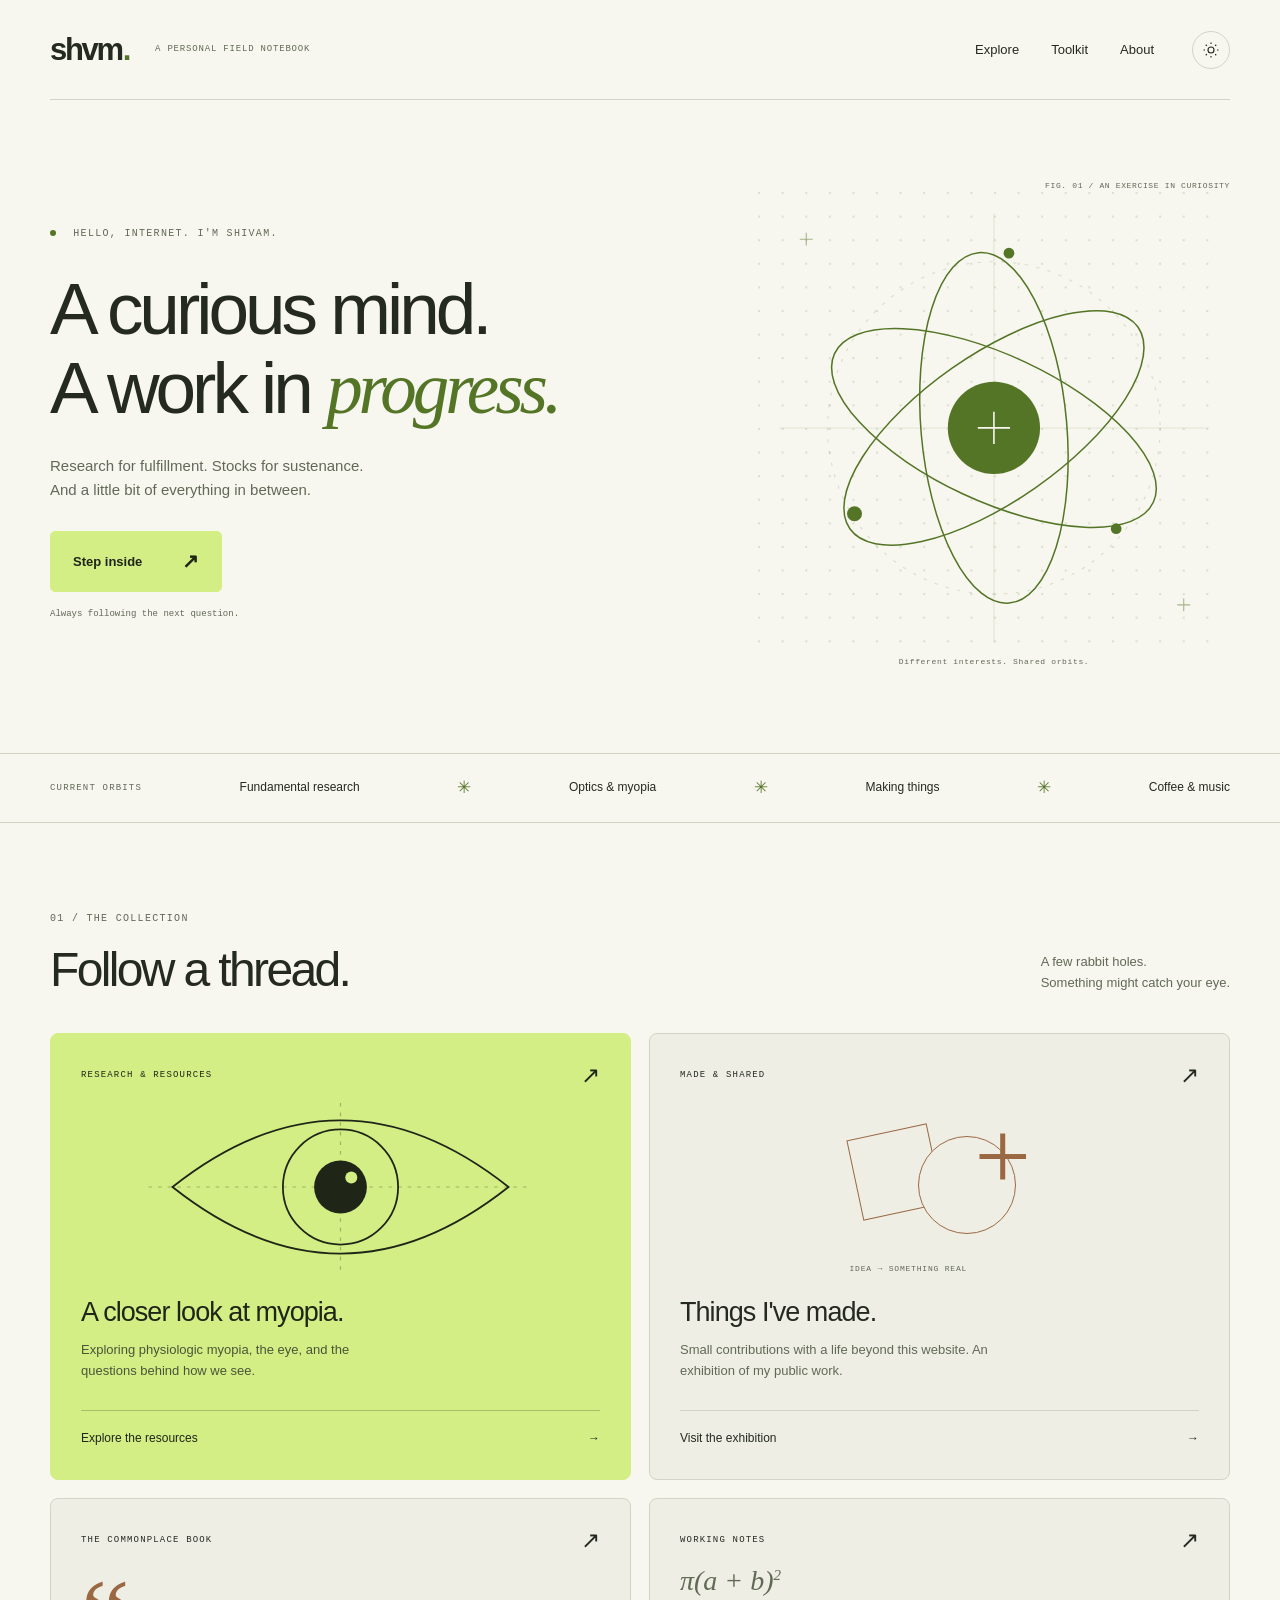
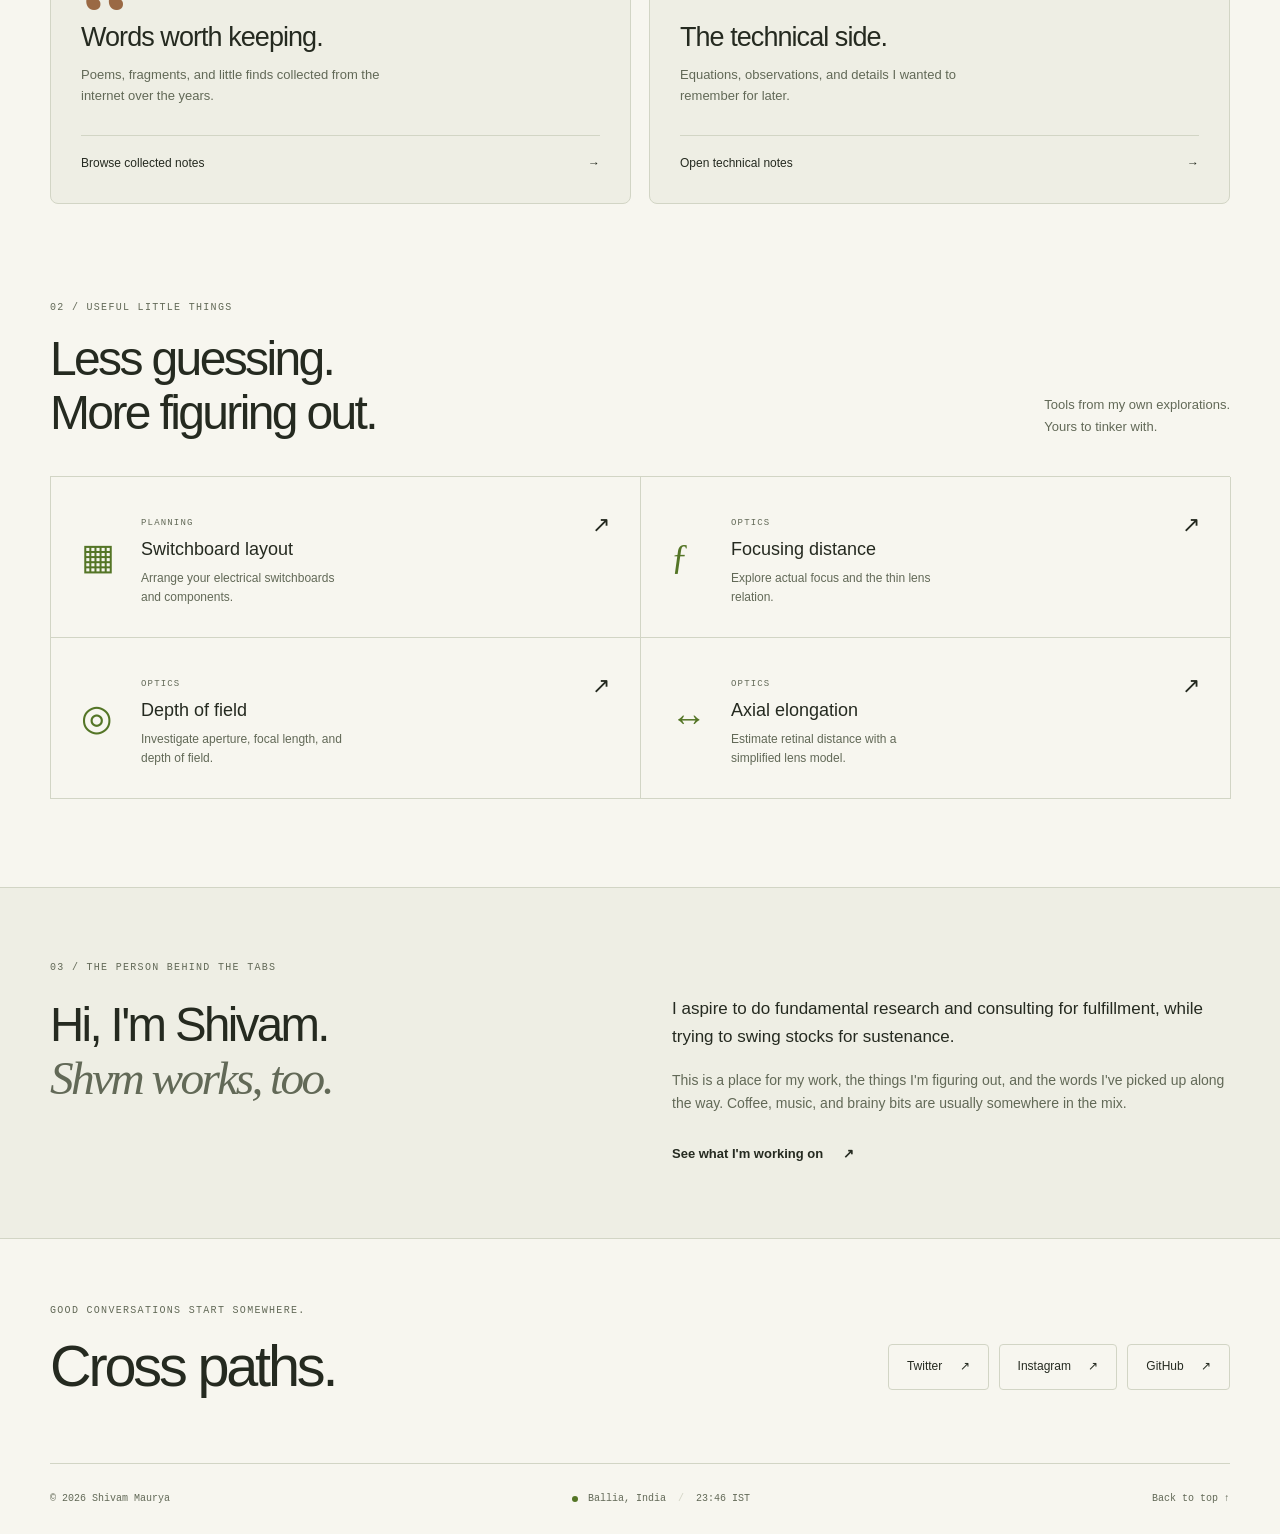
<file: index.html>
<!DOCTYPE html>
<html lang="en">
<head>
  <meta charset="utf-8">
  <meta name="viewport" content="width=device-width, initial-scale=1">
  <meta name="description" content="Shivam Maurya's corner of the internet. Research, personal projects, collected notes, and tools for curious minds.">
  <meta name="theme-color" content="#151714">
  <meta property="og:title" content="Shivam Maurya — A curious mind">
  <meta property="og:description" content="A personal field notebook of research, things made, and ideas worth keeping.">
  <meta property="og:type" content="website">
  <meta property="og:url" content="https://shvmm.github.io/">
  <title>Shivam Maurya — A curious mind</title>
  <link rel="icon" href="images/mark.svg" type="image/svg+xml">
  <link rel="stylesheet" href="styles/style.css">
  <script src="scripts/theme.js"></script>
  <script src="scripts/site.js" defer></script>
</head>
<body class="home-page">
  <a class="skip-link" href="#main">Skip to content</a>
  <div class="reading-progress" aria-hidden="true"></div>
  <header class="site-header wrap">
    <a class="wordmark" href="index.html" aria-label="Shivam Maurya home">shvm<span class="brand-dot">.</span><span class="wordmark-caption">A PERSONAL FIELD NOTEBOOK</span></a>
    <nav class="main-nav" aria-label="Main navigation"><a href="#explore">Explore</a><a href="#toolkit">Toolkit</a><a href="#about">About</a></nav>
    <button class="theme-toggle" type="button" aria-label="Switch to light theme" title="Switch color theme" hidden><svg viewBox="0 0 24 24" fill="none" stroke="currentColor" stroke-width="1.5" aria-hidden="true"><circle cx="12" cy="12" r="4"/><path d="M12 2v2m0 16v2M2 12h2m16 0h2M5 5l1.5 1.5m11 11L19 19M5 19l1.5-1.5m11-11L19 5"/></svg></button>
  </header>
  <main id="main">
    <section class="hero wrap" aria-labelledby="hero-title">
      <div class="hero-copy">
        <p class="eyebrow"><span class="status-dot"></span> HELLO, INTERNET. I'M SHIVAM.</p>
        <h1 id="hero-title">A curious mind.<br>A work in <em>progress.</em></h1>
        <p class="hero-description">Research for fulfillment. Stocks for sustenance.<br>And a little bit of everything in between.</p>
        <a class="button primary" href="#explore">Step inside <span aria-hidden="true">↗</span></a>
        <span class="hero-aside">Always following the next question.</span>
      </div>
      <div class="orbit-art" aria-hidden="true">
        <span class="art-index">FIG. 01 / AN EXERCISE IN CURIOSITY</span>
        <svg class="orbit-drawing" viewBox="0 0 440 440" fill="none">
          <defs><pattern id="dots" width="22" height="22" patternUnits="userSpaceOnUse"><circle cx="1" cy="1" r="1" fill="currentColor" opacity=".2"/></pattern></defs>
          <rect width="440" height="440" fill="url(#dots)"/>
          <path d="M220 20v400M20 220h400" stroke="currentColor" opacity=".12"/>
          <circle cx="220" cy="220" r="155" stroke="currentColor" opacity=".18" stroke-dasharray="3 8"/>
          <g class="orbital-lines" stroke="currentColor" stroke-width="1.4">
            <ellipse cx="220" cy="220" rx="164" ry="68" transform="rotate(-35 220 220)"/>
            <ellipse cx="220" cy="220" rx="164" ry="68" transform="rotate(25 220 220)"/>
            <ellipse cx="220" cy="220" rx="164" ry="68" transform="rotate(85 220 220)"/>
          </g>
          <circle class="orbit-core" cx="220" cy="220" r="43"/>
          <path d="M205 220h30m-15-15v30" stroke="var(--bg)" stroke-width="1.5"/>
          <circle cx="90" cy="300" r="7" fill="currentColor"/><circle cx="334" cy="314" r="5" fill="currentColor"/><circle cx="234" cy="57" r="5" fill="currentColor"/>
          <path d="M39 44h12m-6-6v12M391 385h12m-6-6v12" stroke="currentColor" opacity=".5"/>
        </svg>
        <span class="art-note">Different interests. Shared orbits.</span>
      </div>
    </section>
    <div class="interest-strip"><div class="wrap"><span class="eyebrow">CURRENT ORBITS</span><span>Fundamental research</span><span class="strip-star" aria-hidden="true">✳</span><span>Optics &amp; myopia</span><span class="strip-star" aria-hidden="true">✳</span><span>Making things</span><span class="strip-star" aria-hidden="true">✳</span><span>Coffee &amp; music</span></div></div>
    <section class="section wrap" id="explore" aria-labelledby="explore-title">
      <div class="section-heading"><div><p class="eyebrow">01 / THE COLLECTION</p><h2 id="explore-title">Follow a thread.</h2></div><p>A few rabbit holes.<br>Something might catch your eye.</p></div>
      <div class="collection-grid">
        <a class="collection-card research-card" href="content/myopia.html">
          <div class="card-top"><span class="eyebrow">RESEARCH &amp; RESOURCES</span><span class="card-arrow" aria-hidden="true">↗</span></div>
          <svg class="eye-drawing" viewBox="0 0 320 150" fill="none" aria-hidden="true"><path d="M20 75Q160-36 300 75Q160 186 20 75Z" stroke="currentColor" stroke-width="1.5"/><circle cx="160" cy="75" r="48" stroke="currentColor" stroke-width="1.5"/><circle cx="160" cy="75" r="22" fill="currentColor"/><path d="M0 75h320M160 5v140" stroke="currentColor" opacity=".3" stroke-dasharray="3 5"/><circle cx="169" cy="67" r="5" fill="var(--accent)"/></svg>
          <div><h3>A closer look at myopia.</h3><p>Exploring physiologic myopia, the eye, and the questions behind how we see.</p></div><span class="card-foot">Explore the resources <span aria-hidden="true">→</span></span>
        </a>
        <a class="collection-card work-card" href="content/exhibit.html">
          <div class="card-top"><span class="eyebrow">MADE &amp; SHARED</span><span class="card-arrow" aria-hidden="true">↗</span></div>
          <div class="work-art" aria-hidden="true"><span class="work-square"></span><span class="work-circle"></span><span class="work-cross">+</span><span class="work-caption">IDEA → SOMETHING REAL</span></div>
          <div><h3>Things I've made.</h3><p>Small contributions with a life beyond this website. An exhibition of my public work.</p></div><span class="card-foot">Visit the exhibition <span aria-hidden="true">→</span></span>
        </a>
        <a class="collection-card note-card" href="content/notes.html"><div class="card-top"><span class="eyebrow">THE COMMONPLACE BOOK</span><span class="card-arrow" aria-hidden="true">↗</span></div><span class="note-glyph" aria-hidden="true">“</span><div><h3>Words worth keeping.</h3><p>Poems, fragments, and little finds collected from the internet over the years.</p></div><span class="card-foot">Browse collected notes <span aria-hidden="true">→</span></span></a>
        <a class="collection-card technical-card" href="content/technical.html"><div class="card-top"><span class="eyebrow">WORKING NOTES</span><span class="card-arrow" aria-hidden="true">↗</span></div><span class="formula-glyph" aria-hidden="true">π(a + b)<sup>2</sup></span><div><h3>The technical side.</h3><p>Equations, observations, and details I wanted to remember for later.</p></div><span class="card-foot">Open technical notes <span aria-hidden="true">→</span></span></a>
      </div>
    </section>
    <section class="section toolkit-section wrap" id="toolkit" aria-labelledby="toolkit-title">
      <div class="section-heading"><div><p class="eyebrow">02 / USEFUL LITTLE THINGS</p><h2 id="toolkit-title">Less guessing.<br>More figuring out.</h2></div><p>Tools from my own explorations.<br>Yours to tinker with.</p></div>
      <div class="tool-grid">
        <a class="tool-card" href="content/switchboard-planner.html"><span class="tool-icon" aria-hidden="true">▦</span><div><span class="eyebrow">PLANNING</span><h3>Switchboard layout</h3><p>Arrange your electrical switchboards and components.</p></div><span class="tool-arrow" aria-hidden="true">↗</span></a>
        <a class="tool-card" href="calculators/myopia_calc.html"><span class="tool-icon" aria-hidden="true">ƒ</span><div><span class="eyebrow">OPTICS</span><h3>Focusing distance</h3><p>Explore actual focus and the thin lens relation.</p></div><span class="tool-arrow" aria-hidden="true">↗</span></a>
        <a class="tool-card" href="calculators/dof.html"><span class="tool-icon" aria-hidden="true">◎</span><div><span class="eyebrow">OPTICS</span><h3>Depth of field</h3><p>Investigate aperture, focal length, and depth of field.</p></div><span class="tool-arrow" aria-hidden="true">↗</span></a>
        <a class="tool-card" href="calculators/axial.html"><span class="tool-icon" aria-hidden="true">↔</span><div><span class="eyebrow">OPTICS</span><h3>Axial elongation</h3><p>Estimate retinal distance with a simplified lens model.</p></div><span class="tool-arrow" aria-hidden="true">↗</span></a>
      </div>
    </section>
    <section class="about-section" id="about" aria-labelledby="about-title"><div class="wrap about-grid">
      <div><p class="eyebrow">03 / THE PERSON BEHIND THE TABS</p><h2 id="about-title">Hi, I'm Shivam.<br><em>Shvm works, too.</em></h2></div>
      <div class="about-copy"><p>I aspire to do fundamental research and consulting for fulfillment, while trying to swing stocks for sustenance.</p><p>This is a place for my work, the things I'm figuring out, and the words I've picked up along the way. Coffee, music, and brainy bits are usually somewhere in the mix.</p><a class="text-link" href="https://github.com/shvmm">See what I'm working on <span aria-hidden="true">↗</span></a></div>
    </div></section>
    <section class="contact-section wrap" aria-labelledby="contact-title"><p class="eyebrow">GOOD CONVERSATIONS START SOMEWHERE.</p><div class="contact-row"><h2 id="contact-title">Cross paths.</h2><div class="social-links"><a href="https://twitter.com/shvmaurya">Twitter <span aria-hidden="true">↗</span></a><a href="https://www.instagram.com/shmzkm">Instagram <span aria-hidden="true">↗</span></a><a href="https://github.com/shvmm">GitHub <span aria-hidden="true">↗</span></a></div></div></section>
  </main>
  <footer class="site-footer wrap"><span>© <span data-year>2026</span> Shivam Maurya</span><span class="location"><span class="status-dot"></span> Ballia, India <span class="footer-clock" data-clock></span></span><a href="#main">Back to top ↑</a></footer>
</body>
</html>
</file>
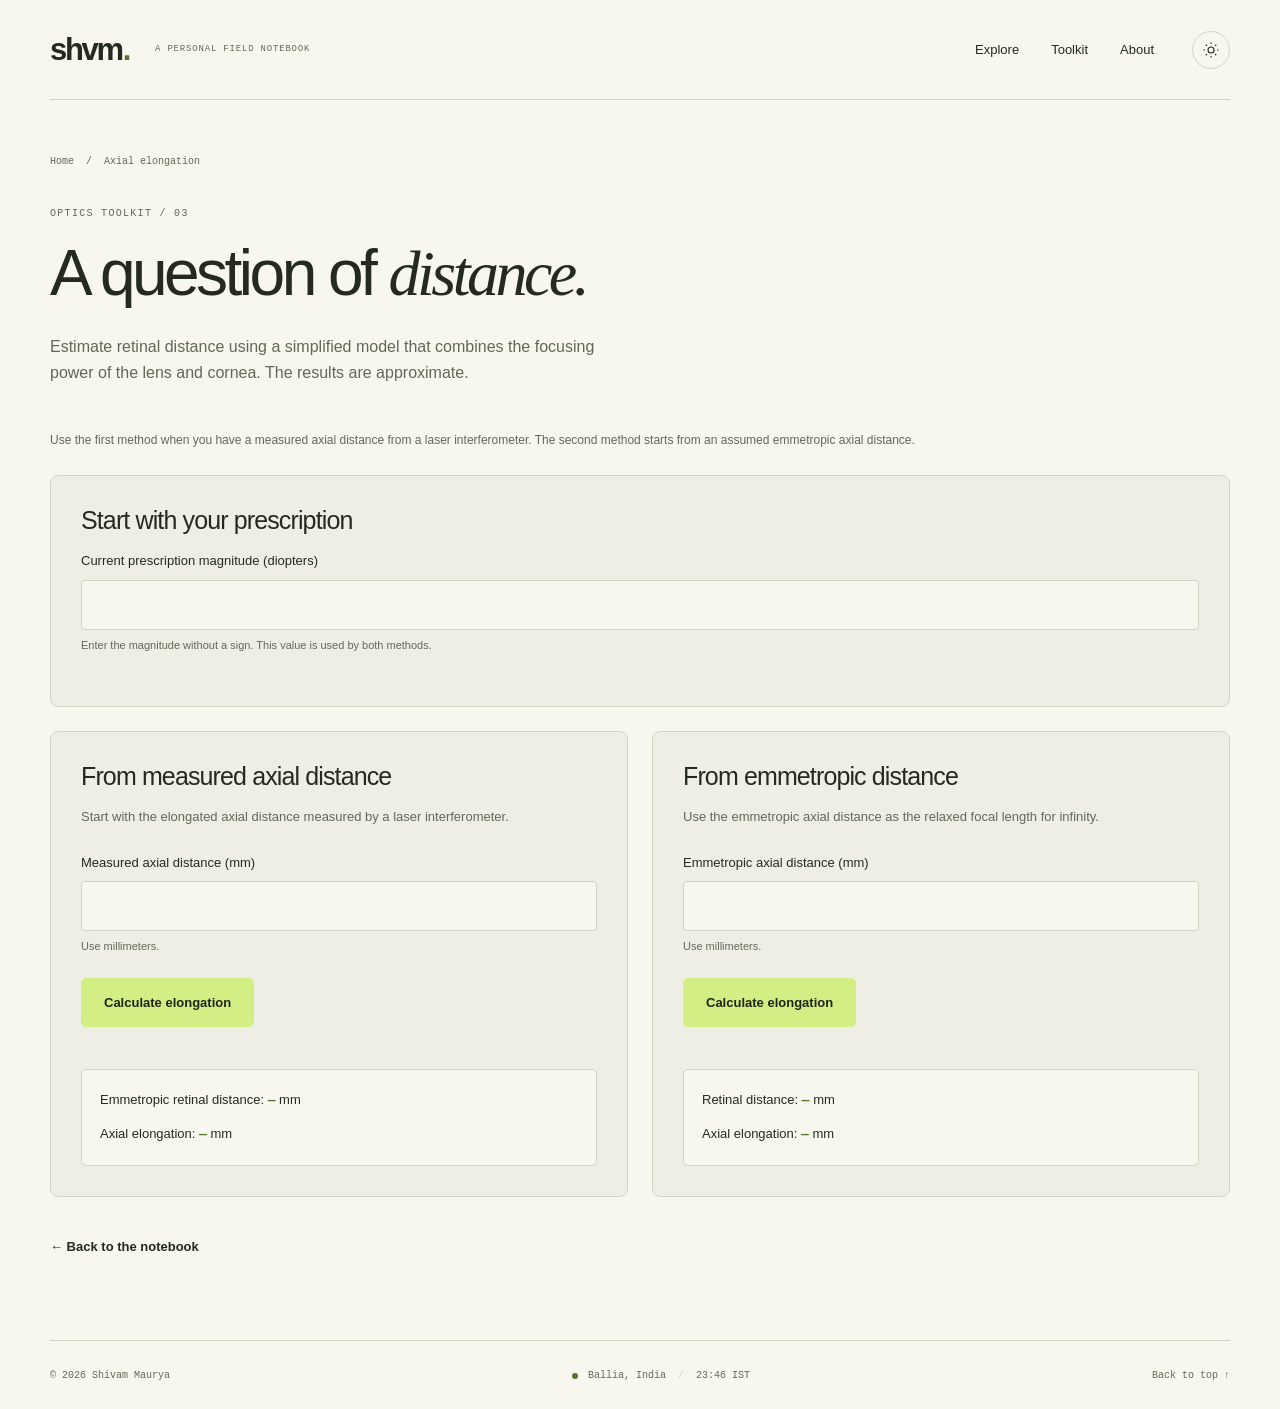
<file: calculators/axial.html>
<!DOCTYPE html>
<html lang="en">
<head>
  <meta charset="utf-8">
  <meta name="viewport" content="width=device-width, initial-scale=1">
  <meta name="description" content="Estimate retinal distance using a simplified model that combines the focusing power of the lens and cornea. The results are approximate.">
  <meta name="theme-color" content="#151714">
  <title>Axial elongation — Shivam Maurya</title>
  <link rel="icon" href="../images/mark.svg" type="image/svg+xml">
  <link rel="stylesheet" href="../styles/style.css">
  <script src="../scripts/theme.js"></script>
  <script src="../scripts/site.js" defer></script>
</head>
<body class="">
  <a class="skip-link" href="#main">Skip to content</a>
  <div class="reading-progress" aria-hidden="true"></div>
  <header class="site-header wrap">
    <a class="wordmark" href="../index.html" aria-label="Shivam Maurya home">shvm<span class="brand-dot">.</span><span class="wordmark-caption">A PERSONAL FIELD NOTEBOOK</span></a>
    <nav class="main-nav" aria-label="Main navigation"><a href="../index.html#explore">Explore</a><a href="../index.html#toolkit">Toolkit</a><a href="../index.html#about">About</a></nav>
    <button class="theme-toggle" type="button" aria-label="Switch to light theme" title="Switch color theme" hidden><svg viewBox="0 0 24 24" fill="none" stroke="currentColor" stroke-width="1.5" aria-hidden="true"><circle cx="12" cy="12" r="4"/><path d="M12 2v2m0 16v2M2 12h2m16 0h2M5 5l1.5 1.5m11 11L19 19M5 19l1.5-1.5m11-11L19 5"/></svg></button>
  </header>
  <main id="main" class="page-main wrap">
    <nav class="breadcrumb" aria-label="Breadcrumb"><a href="../index.html">Home</a><span aria-hidden="true">/</span><span aria-current="page">Axial elongation</span></nav>
    <div class="page-intro"><p class="eyebrow">OPTICS TOOLKIT / 03</p><h1>A question of <em>distance.</em></h1><p>Estimate retinal distance using a simplified model that combines the focusing power of the lens and cornea. The results are approximate.</p></div>
<noscript><p class="noscript-note">Enable JavaScript to run these calculators.</p></noscript>
    <p class="calculator-help">Use the first method when you have a measured axial distance from a laser interferometer. The second method starts from an assumed emmetropic axial distance.</p>
    <div class="calculator-layout">
      <section class="calculator-panel full-width" aria-labelledby="prescription-title"><h2 id="prescription-title">Start with your prescription</h2><div class="field"><label for="p_input">Current prescription magnitude (diopters)</label><input type="number" id="p_input" step="any" required min="0.000001" aria-describedby="p_input_help"><small id="p_input_help">Enter the magnitude without a sign. This value is used by both methods.</small></div></section>
      <section class="calculator-panel" aria-labelledby="laser-title"><h2 id="laser-title">From measured axial distance</h2><p>Start with the elongated axial distance measured by a laser interferometer.</p>
        <div class="field"><label for="L_input">Measured axial distance (mm)</label><input type="number" id="L_input" step="any" required min="0.000001" aria-describedby="L_input_help"><small id="L_input_help">Use millimeters.</small></div>
        <button class="button primary" type="button" data-calculate="calc_LASER" data-inputs="p_input L_input">Calculate elongation</button><p class="form-error" role="alert"></p>
        <div class="result-box" role="status" aria-live="polite" aria-atomic="true"><p>Emmetropic retinal distance: <span id="orig_retina">—</span> mm</p><p>Axial elongation: <span id="e_diff_retina">—</span> mm</p></div>
      </section>
      <section class="calculator-panel" aria-labelledby="assumed-title"><h2 id="assumed-title">From emmetropic distance</h2><p>Use the emmetropic axial distance as the relaxed focal length for infinity.</p>
        <div class="field"><label for="f_input">Emmetropic axial distance (mm)</label><input type="number" id="f_input" step="any" required min="0.000001" aria-describedby="f_input_help"><small id="f_input_help">Use millimeters.</small></div>
        <button class="button primary" type="button" data-calculate="calc_axial" data-inputs="p_input f_input">Calculate elongation</button><p class="form-error" role="alert"></p>
        <div class="result-box" role="status" aria-live="polite" aria-atomic="true"><p>Retinal distance: <span id="dist_retina">—</span> mm</p><p>Axial elongation: <span id="diff_retina">—</span> mm</p></div>
      </section>
    </div>
    <p class="page-return"><a class="text-link" href="../index.html">← Back to the notebook</a></p>
  </main>
  <footer class="site-footer wrap"><span>© <span data-year>2026</span> Shivam Maurya</span><span class="location"><span class="status-dot"></span> Ballia, India <span class="footer-clock" data-clock></span></span><a href="#main">Back to top ↑</a></footer>
<script>
            function calc_axial() {
                var input_power = parseFloat(document.getElementById("p_input").value);
                var input_u = 1000 / input_power; // converts power to image distance in mm
                var input_f = parseFloat(document.getElementById("f_input").value); // in mm
                
                var retina_dist = input_f * input_u / (input_u - input_f);
                
                var retina_diff = retina_dist - input_f;

                document.getElementById("dist_retina").innerHTML = retina_dist.toFixed(3);
                document.getElementById("diff_retina").innerHTML = retina_diff.toFixed(3);


            }

            function calc_LASER() {
                var input_power = parseFloat(document.getElementById("p_input").value);
                var input_u = 1000 / input_power; // converts power to image distance in mm
                var input_v = parseFloat(document.getElementById("L_input").value); // in mm
                
                var retina = input_v * input_u / (input_v + input_u);
                
                var retina_diff = input_v - retina;

                document.getElementById("orig_retina").innerHTML = retina.toFixed(3);
                document.getElementById("e_diff_retina").innerHTML = retina_diff.toFixed(3);
            }
        </script>
</body>
</html>
</file>
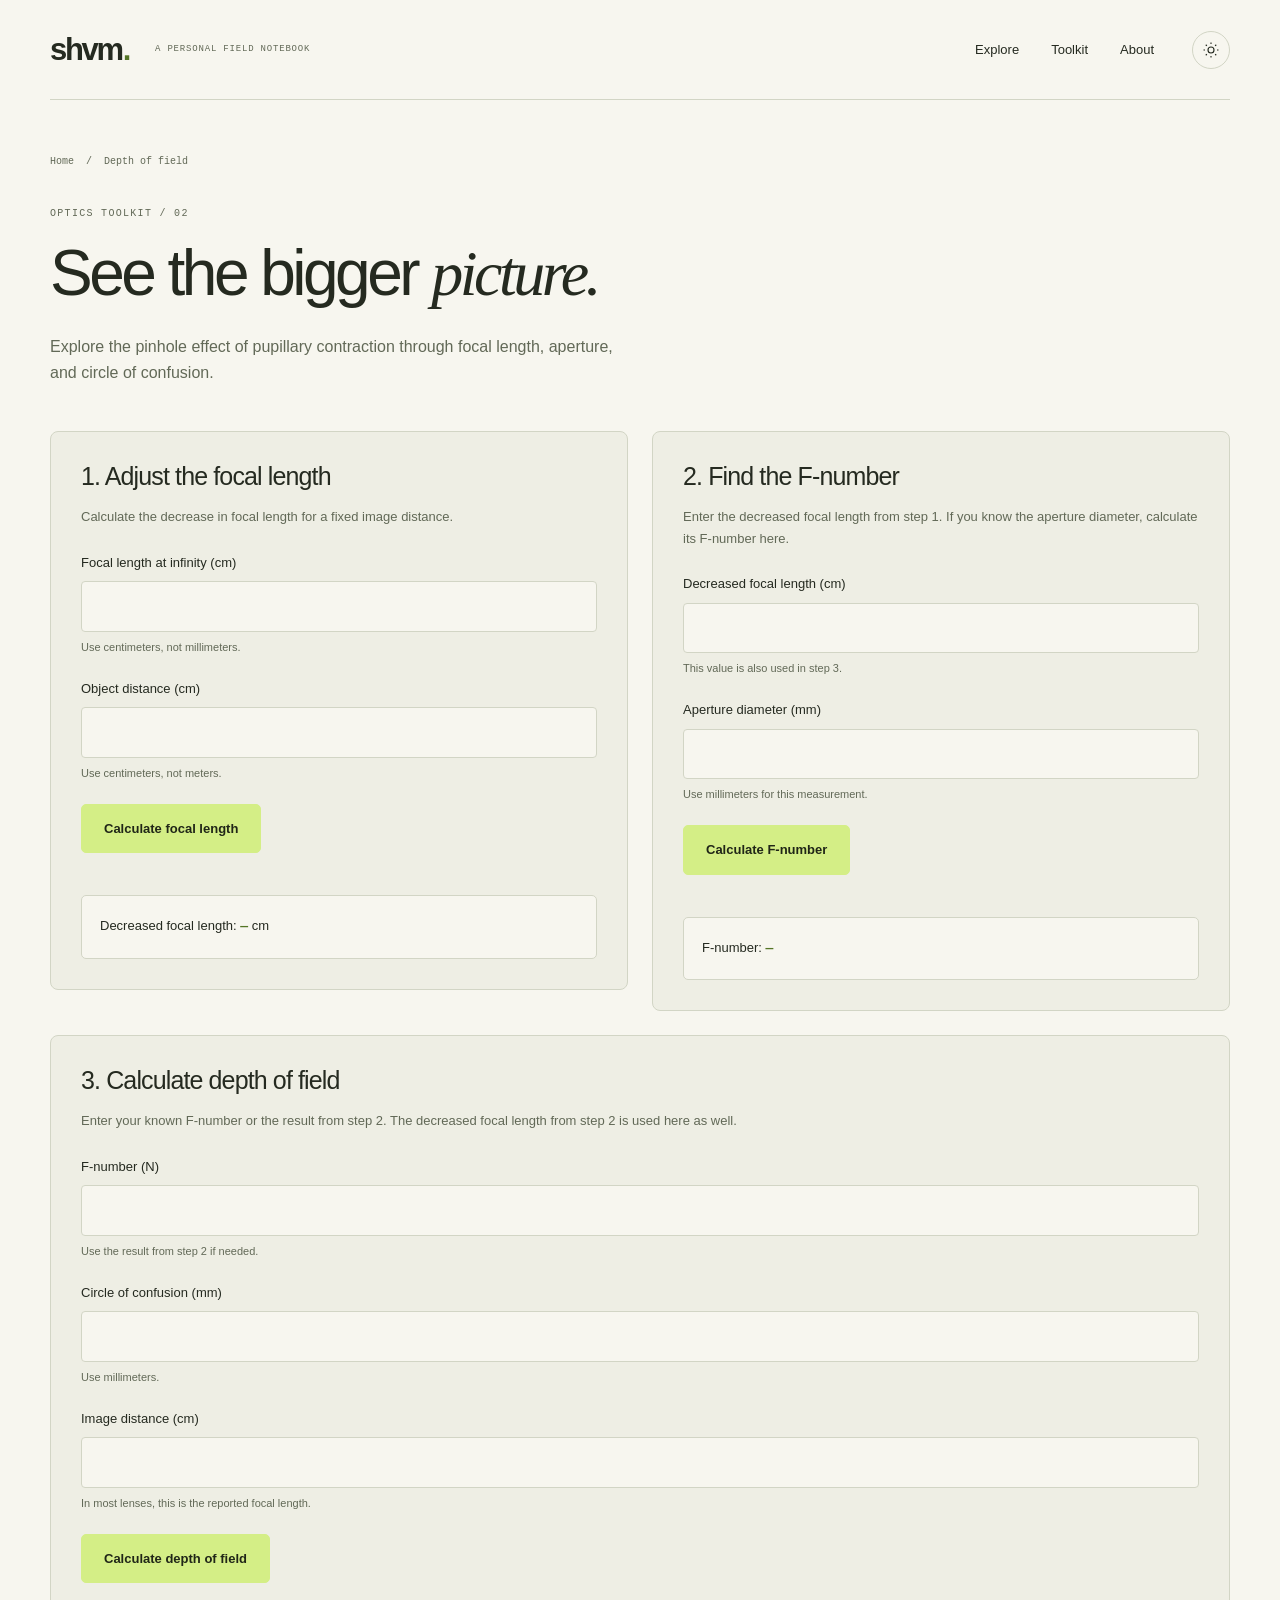
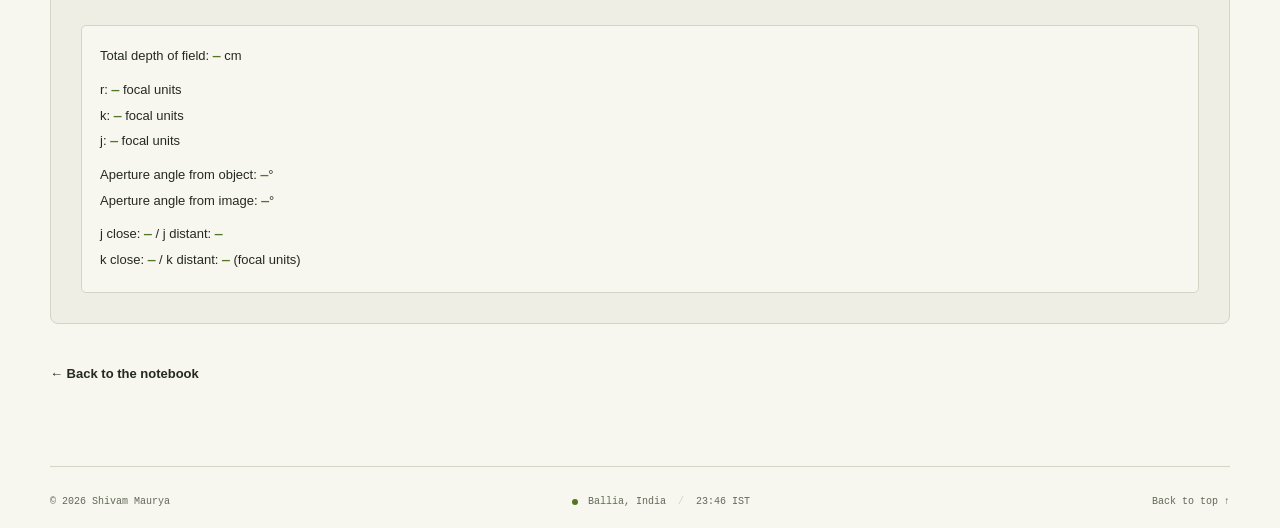
<file: calculators/dof.html>
<!DOCTYPE html>
<html lang="en">
<head>
  <meta charset="utf-8">
  <meta name="viewport" content="width=device-width, initial-scale=1">
  <meta name="description" content="Explore the pinhole effect of pupillary contraction through focal length, aperture, and circle of confusion.">
  <meta name="theme-color" content="#151714">
  <title>Depth of field — Shivam Maurya</title>
  <link rel="icon" href="../images/mark.svg" type="image/svg+xml">
  <link rel="stylesheet" href="../styles/style.css">
  <script src="../scripts/theme.js"></script>
  <script src="../scripts/site.js" defer></script>
</head>
<body class="">
  <a class="skip-link" href="#main">Skip to content</a>
  <div class="reading-progress" aria-hidden="true"></div>
  <header class="site-header wrap">
    <a class="wordmark" href="../index.html" aria-label="Shivam Maurya home">shvm<span class="brand-dot">.</span><span class="wordmark-caption">A PERSONAL FIELD NOTEBOOK</span></a>
    <nav class="main-nav" aria-label="Main navigation"><a href="../index.html#explore">Explore</a><a href="../index.html#toolkit">Toolkit</a><a href="../index.html#about">About</a></nav>
    <button class="theme-toggle" type="button" aria-label="Switch to light theme" title="Switch color theme" hidden><svg viewBox="0 0 24 24" fill="none" stroke="currentColor" stroke-width="1.5" aria-hidden="true"><circle cx="12" cy="12" r="4"/><path d="M12 2v2m0 16v2M2 12h2m16 0h2M5 5l1.5 1.5m11 11L19 19M5 19l1.5-1.5m11-11L19 5"/></svg></button>
  </header>
  <main id="main" class="page-main wrap">
    <nav class="breadcrumb" aria-label="Breadcrumb"><a href="../index.html">Home</a><span aria-hidden="true">/</span><span aria-current="page">Depth of field</span></nav>
    <div class="page-intro"><p class="eyebrow">OPTICS TOOLKIT / 02</p><h1>See the bigger <em>picture.</em></h1><p>Explore the pinhole effect of pupillary contraction through focal length, aperture, and circle of confusion.</p></div>
<noscript><p class="noscript-note">Enable JavaScript to run these calculators.</p></noscript>
    <div class="calculator-layout">
      <section class="calculator-panel" aria-labelledby="focal-title"><h2 id="focal-title">1. Adjust the focal length</h2><p>Calculate the decrease in focal length for a fixed image distance.</p>
        <div class="field"><label for="f_inf">Focal length at infinity (cm)</label><input type="number" id="f_inf" step="any" required min="0.000001" aria-describedby="f_inf_help"><small id="f_inf_help">Use centimeters, not millimeters.</small></div>
        <div class="field"><label for="u_input">Object distance (cm)</label><input type="number" id="u_input" step="any" required min="0.000001" aria-describedby="u_input_help"><small id="u_input_help">Use centimeters, not meters.</small></div>
        <button class="button primary" type="button" data-calculate="calc_changed_f" data-inputs="f_inf u_input">Calculate focal length</button><p class="form-error" role="alert"></p>
        <div class="result-box" role="status" aria-live="polite" aria-atomic="true"><p>Decreased focal length: <span id="f_changed">—</span> cm</p></div>
      </section>
      <section class="calculator-panel" aria-labelledby="aperture-title"><h2 id="aperture-title">2. Find the F-number</h2><p>Enter the decreased focal length from step 1. If you know the aperture diameter, calculate its F-number here.</p>
        <div class="field"><label for="f_changed_2">Decreased focal length (cm)</label><input type="number" id="f_changed_2" step="any" required min="0.000001" aria-describedby="f_changed_2_help"><small id="f_changed_2_help">This value is also used in step 3.</small></div>
        <div class="field"><label for="a_size">Aperture diameter (mm)</label><input type="number" id="a_size" step="any" required min="0.000001" aria-describedby="a_size_help"><small id="a_size_help">Use millimeters for this measurement.</small></div>
        <button class="button primary" type="button" data-calculate="calc_f_number" data-inputs="f_changed_2 a_size">Calculate F-number</button><p class="form-error" role="alert"></p>
        <div class="result-box" role="status" aria-live="polite" aria-atomic="true"><p>F-number: <span id="Aperture_number">—</span></p></div>
      </section>
      <section class="calculator-panel full-width" aria-labelledby="dof-title"><h2 id="dof-title">3. Calculate depth of field</h2><p>Enter your known F-number or the result from step 2. The decreased focal length from step 2 is used here as well.</p>
        <div class="field"><label for="N_input">F-number (N)</label><input type="number" id="N_input" step="any" required min="0.000001" aria-describedby="N_input_help"><small id="N_input_help">Use the result from step 2 if needed.</small></div>
        <div class="field"><label for="coc_input">Circle of confusion (mm)</label><input type="number" id="coc_input" step="any" required min="0.000001" aria-describedby="coc_input_help"><small id="coc_input_help">Use millimeters.</small></div>
        <div class="field"><label for="v_input">Image distance (cm)</label><input type="number" id="v_input" step="any" required min="0.000001" aria-describedby="v_input_help"><small id="v_input_help">In most lenses, this is the reported focal length.</small></div>
        <button class="button primary" type="button" data-calculate="calc_dof" data-inputs="f_changed_2 N_input coc_input v_input">Calculate depth of field</button><p class="form-error" role="alert"></p>
        <div class="result-box" role="status" aria-live="polite" aria-atomic="true"><p>Total depth of field: <span id="dof_k">—</span> cm</p><p>r: <span id="r_coc">—</span> focal units<br>k: <span id="k_object">—</span> focal units<br>j: <span id="j_image">—</span> focal units</p><p>Aperture angle from object: <span id="theta_k">—</span>°<br>Aperture angle from image: <span id="theta_j">—</span>°</p><p>j close: <span id="close_j">—</span> / j distant: <span id="distant_j">—</span><br>k close: <span id="close_k">—</span> / k distant: <span id="distant_k">—</span> (focal units)</p></div>
      </section>
    </div>
    <p class="page-return"><a class="text-link" href="../index.html">← Back to the notebook</a></p>
  </main>
  <footer class="site-footer wrap"><span>© <span data-year>2026</span> Shivam Maurya</span><span class="location"><span class="status-dot"></span> Ballia, India <span class="footer-clock" data-clock></span></span><a href="#main">Back to top ↑</a></footer>
<script>
            function calc_changed_f() {

                var inf_f = parseFloat(document.getElementById("f_inf").value);
                var obj_dist = parseFloat(document.getElementById("u_input").value);

                var changed_f = (inf_f * obj_dist) / (inf_f + obj_dist);
                
                document.getElementById("f_changed").innerHTML = changed_f.toFixed(4);
            }
        </script>
<script>
            function calc_f_number() {

                var changed_f = parseFloat(document.getElementById("f_changed_2").value);
                var aperture = parseFloat(document.getElementById("a_size").value);

                var f_number = changed_f / aperture*10;
                
                document.getElementById("Aperture_number").innerHTML = f_number.toFixed(1);
            }
        </script>
<script>
            function calc_dof() {
                var changed_f = parseFloat(document.getElementById("f_changed_2").value); // in cm
                var f_number = parseFloat(document.getElementById("N_input").value);
                var coc = parseFloat(document.getElementById("coc_input").value); // in mm
                var v = parseFloat(document.getElementById("v_input").value); // in cm

                var r = coc / (changed_f*10);
                var j = v / changed_f;
                var k = j / (j - 1);

                document.getElementById("r_coc").innerHTML = r;

                document.getElementById("k_object").innerHTML = k.toFixed(4);
                document.getElementById("j_image").innerHTML = j.toFixed(4);


                var k_theta = 360*Math.atan(1 / (2*f_number*k)) / Math.PI;
                var j_theta = 360*Math.atan(1 / (2*f_number*j)) / Math.PI;
                document.getElementById("theta_k").innerHTML = k_theta.toFixed(2);
                document.getElementById("theta_j").innerHTML = j_theta.toFixed(2);


                var j_close = j / (1 - f_number*r); // image of closer object
                var j_distant = j / (1 + f_number*r); // image of distant object
                document.getElementById("close_j").innerHTML = j_close.toFixed(4);
                document.getElementById("distant_j").innerHTML = j_distant.toFixed(4);


                var k_close = j / (j - 1 + f_number*r); // closer object
                var k_distant = j / (j - 1 - f_number*r); // distant object
                document.getElementById("close_k").innerHTML = k_close.toFixed(4);
                document.getElementById("distant_k").innerHTML = k_distant.toFixed(4);


                var dofk = (k_distant - k_close) * changed_f; // DOF_K
                document.getElementById("dof_k").innerHTML = dofk.toFixed(4);











            }
        </script>
</body>
</html>
</file>
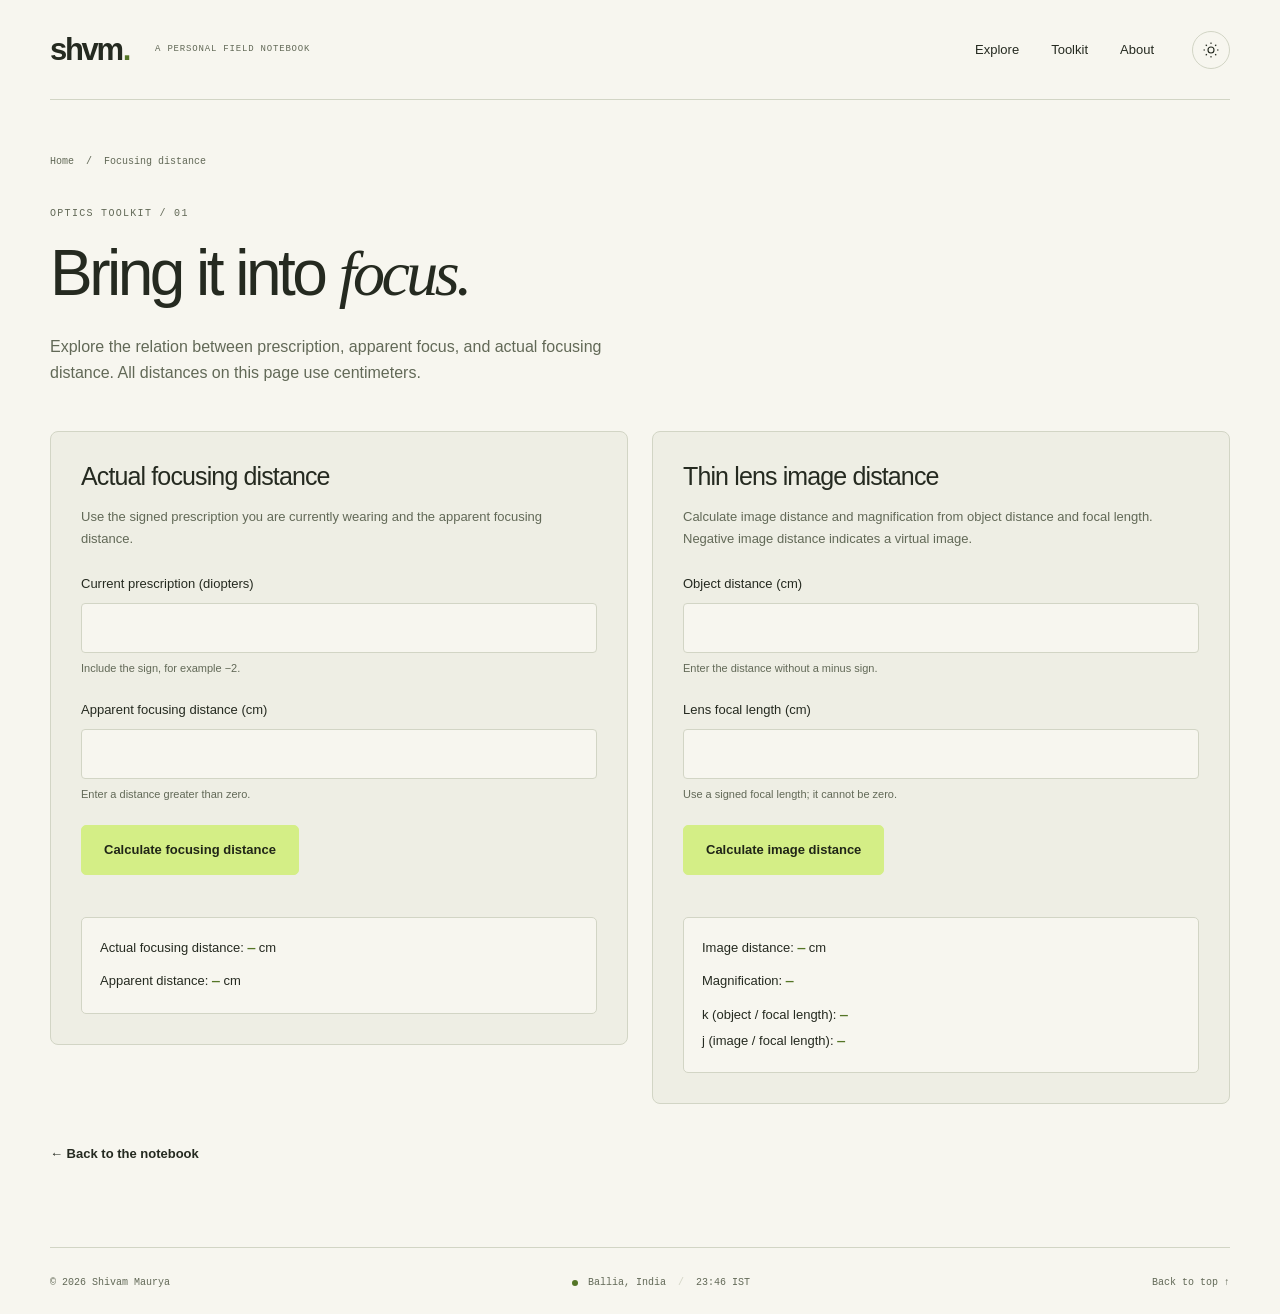
<file: calculators/myopia_calc.html>
<!DOCTYPE html>
<html lang="en">
<head>
  <meta charset="utf-8">
  <meta name="viewport" content="width=device-width, initial-scale=1">
  <meta name="description" content="Explore the relation between prescription, apparent focus, and actual focusing distance. All distances on this page use centimeters.">
  <meta name="theme-color" content="#151714">
  <title>Focusing distance — Shivam Maurya</title>
  <link rel="icon" href="../images/mark.svg" type="image/svg+xml">
  <link rel="stylesheet" href="../styles/style.css">
  <script src="../scripts/theme.js"></script>
  <script src="../scripts/site.js" defer></script>
</head>
<body class="">
  <a class="skip-link" href="#main">Skip to content</a>
  <div class="reading-progress" aria-hidden="true"></div>
  <header class="site-header wrap">
    <a class="wordmark" href="../index.html" aria-label="Shivam Maurya home">shvm<span class="brand-dot">.</span><span class="wordmark-caption">A PERSONAL FIELD NOTEBOOK</span></a>
    <nav class="main-nav" aria-label="Main navigation"><a href="../index.html#explore">Explore</a><a href="../index.html#toolkit">Toolkit</a><a href="../index.html#about">About</a></nav>
    <button class="theme-toggle" type="button" aria-label="Switch to light theme" title="Switch color theme" hidden><svg viewBox="0 0 24 24" fill="none" stroke="currentColor" stroke-width="1.5" aria-hidden="true"><circle cx="12" cy="12" r="4"/><path d="M12 2v2m0 16v2M2 12h2m16 0h2M5 5l1.5 1.5m11 11L19 19M5 19l1.5-1.5m11-11L19 5"/></svg></button>
  </header>
  <main id="main" class="page-main wrap">
    <nav class="breadcrumb" aria-label="Breadcrumb"><a href="../index.html">Home</a><span aria-hidden="true">/</span><span aria-current="page">Focusing distance</span></nav>
    <div class="page-intro"><p class="eyebrow">OPTICS TOOLKIT / 01</p><h1>Bring it into <em>focus.</em></h1><p>Explore the relation between prescription, apparent focus, and actual focusing distance. All distances on this page use centimeters.</p></div>
<noscript><p class="noscript-note">Enable JavaScript to run these calculators.</p></noscript>
    <div class="calculator-layout">
      <section class="calculator-panel" aria-labelledby="afd-title"><h2 id="afd-title">Actual focusing distance</h2><p>Use the signed prescription you are currently wearing and the apparent focusing distance.</p>
        <div class="field"><label for="power_input">Current prescription (diopters)</label><input type="number" id="power_input" step="any" required aria-describedby="power_input_help"><small id="power_input_help">Include the sign, for example −2.</small></div>
        <div class="field"><label for="distance_input">Apparent focusing distance (cm)</label><input type="number" id="distance_input" step="any" required min="0.000001" aria-describedby="distance_input_help"><small id="distance_input_help">Enter a distance greater than zero.</small></div>
        <button class="button primary" type="button" data-calculate="calcAFD" data-inputs="power_input distance_input">Calculate focusing distance</button><p class="form-error" role="alert"></p>
        <div class="result-box" role="status" aria-live="polite" aria-atomic="true"><p>Actual focusing distance: <span id="balance">—</span> cm</p><p>Apparent distance: <span id="apparent">—</span> cm</p></div>
      </section>
      <section class="calculator-panel" aria-labelledby="image-title"><h2 id="image-title">Thin lens image distance</h2><p>Calculate image distance and magnification from object distance and focal length. Negative image distance indicates a virtual image.</p>
        <div class="field"><label for="u_input">Object distance (cm)</label><input type="number" id="u_input" step="any" required min="0.000001" aria-describedby="u_input_help"><small id="u_input_help">Enter the distance without a minus sign.</small></div>
        <div class="field"><label for="f_input">Lens focal length (cm)</label><input type="number" id="f_input" step="any" required data-nonzero aria-describedby="f_input_help"><small id="f_input_help">Use a signed focal length; it cannot be zero.</small></div>
        <button class="button primary" type="button" data-calculate="calcimage" data-inputs="u_input f_input">Calculate image distance</button><p class="form-error" role="alert"></p>
        <div class="result-box" role="status" aria-live="polite" aria-atomic="true"><p>Image distance: <span id="dist_image">—</span> cm</p><p>Magnification: <span id="magnification">—</span></p><p>k (object / focal length): <span id="k_object">—</span><br>j (image / focal length): <span id="j_image">—</span></p></div>
      </section>
    </div>
    <p class="page-return"><a class="text-link" href="../index.html">← Back to the notebook</a></p>
  </main>
  <footer class="site-footer wrap"><span>© <span data-year>2026</span> Shivam Maurya</span><span class="location"><span class="status-dot"></span> Ballia, India <span class="footer-clock" data-clock></span></span><a href="#main">Back to top ↑</a></footer>
<script>
            function calcAFD() {
                var input_power = parseFloat(document.getElementById("power_input").value);
                var input_distance = parseFloat(document.getElementById("distance_input").value);
                var actual_focus = 100 / ((100 / input_distance) - input_power)

                document.getElementById("balance").innerHTML = actual_focus.toFixed(2);
                document.getElementById("apparent").innerHTML = input_distance.toFixed(2);
            }
        </script>
<script>
            function calcimage() {
                var input_u = parseFloat(document.getElementById("u_input").value);
                var input_f = parseFloat(document.getElementById("f_input").value);
                var image_dist = input_f * input_u / (input_u - input_f)
                var k = input_u / input_f
                var j = image_dist / input_f
                var m = -j/k;
                document.getElementById("dist_image").innerHTML = image_dist.toFixed(2);

                document.getElementById("k_object").innerHTML = k.toFixed(2)
                document.getElementById("j_image").innerHTML = j.toFixed(2)
                document.getElementById("magnification").innerHTML = m.toFixed(2)
            }
        </script>
</body>
</html>
</file>
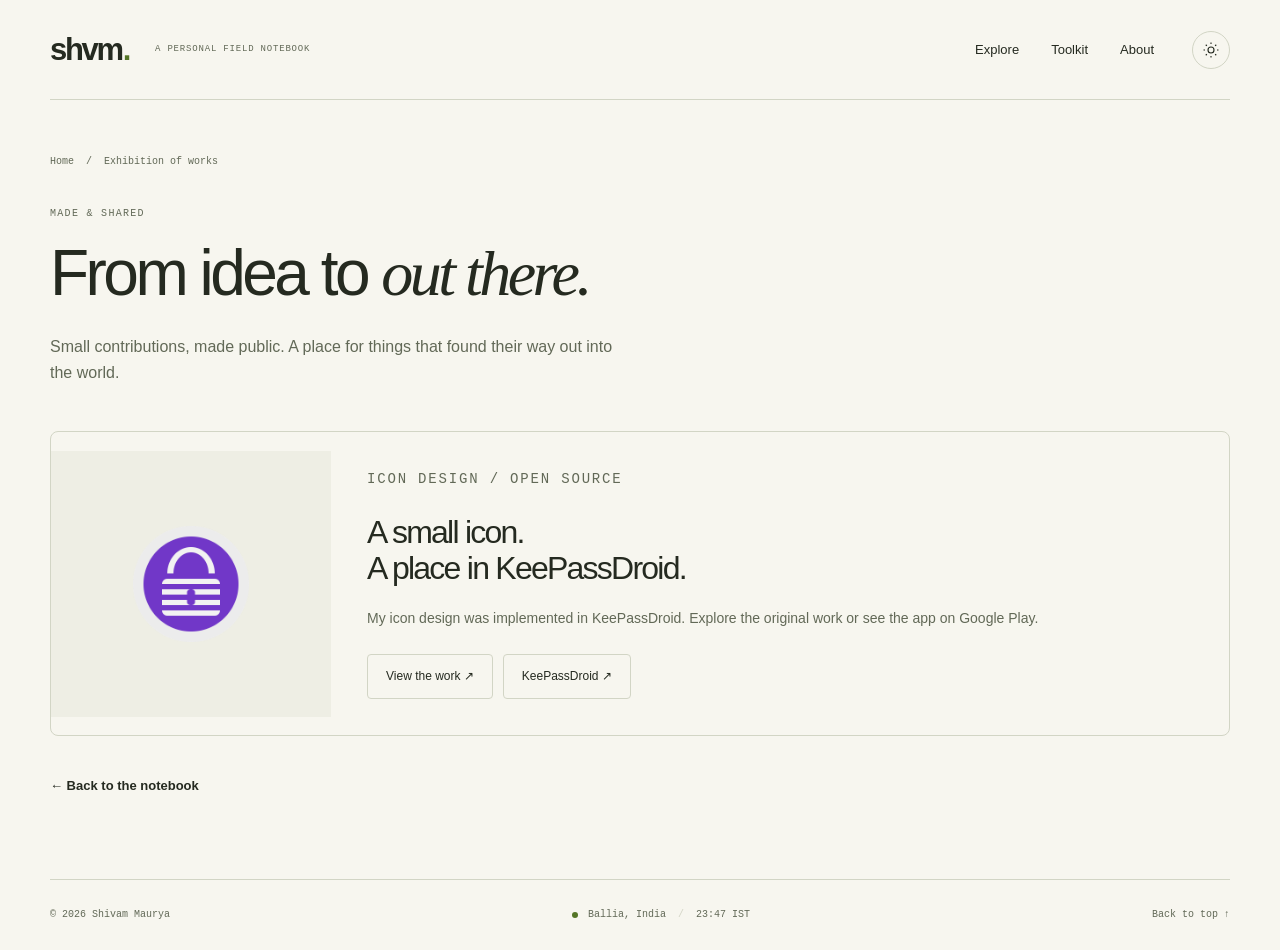
<file: content/exhibit.html>
<!DOCTYPE html>
<html lang="en">
<head>
  <meta charset="utf-8">
  <meta name="viewport" content="width=device-width, initial-scale=1">
  <meta name="description" content="Small contributions, made public. A place for things that found their way out into the world.">
  <meta name="theme-color" content="#151714">
  <title>Exhibition of works — Shivam Maurya</title>
  <link rel="icon" href="../images/mark.svg" type="image/svg+xml">
  <link rel="stylesheet" href="../styles/style.css">
  <script src="../scripts/theme.js"></script>
  <script src="../scripts/site.js" defer></script>
</head>
<body class="">
  <a class="skip-link" href="#main">Skip to content</a>
  <div class="reading-progress" aria-hidden="true"></div>
  <header class="site-header wrap">
    <a class="wordmark" href="../index.html" aria-label="Shivam Maurya home">shvm<span class="brand-dot">.</span><span class="wordmark-caption">A PERSONAL FIELD NOTEBOOK</span></a>
    <nav class="main-nav" aria-label="Main navigation"><a href="../index.html#explore">Explore</a><a href="../index.html#toolkit">Toolkit</a><a href="../index.html#about">About</a></nav>
    <button class="theme-toggle" type="button" aria-label="Switch to light theme" title="Switch color theme" hidden><svg viewBox="0 0 24 24" fill="none" stroke="currentColor" stroke-width="1.5" aria-hidden="true"><circle cx="12" cy="12" r="4"/><path d="M12 2v2m0 16v2M2 12h2m16 0h2M5 5l1.5 1.5m11 11L19 19M5 19l1.5-1.5m11-11L19 5"/></svg></button>
  </header>
  <main id="main" class="page-main wrap">
    <nav class="breadcrumb" aria-label="Breadcrumb"><a href="../index.html">Home</a><span aria-hidden="true">/</span><span aria-current="page">Exhibition of works</span></nav>
    <div class="page-intro"><p class="eyebrow">MADE & SHARED</p><h1>From idea to <em>out there.</em></h1><p>Small contributions, made public. A place for things that found their way out into the world.</p></div>
    <article class="feature-panel">
      <figure class="feature-image"><img src="../images/favicon.png" alt="KeePassDroid icon designed by Shivam Maurya" width="190" height="190"></figure>
      <div class="feature-copy"><p class="eyebrow">ICON DESIGN / OPEN SOURCE</p><h2>A small icon.<br>A place in KeePassDroid.</h2>
      <p>My icon design was implemented in KeePassDroid. Explore the original work or see the app on Google Play.</p>
      <div class="social-links"><a href="https://github.com/shvmm/improved-doodle">View the work ↗</a><a href="https://play.google.com/store/apps/details?id=com.android.keepass">KeePassDroid ↗</a></div></div>
    </article>
    <p class="page-return"><a class="text-link" href="../index.html">← Back to the notebook</a></p>
  </main>
  <footer class="site-footer wrap"><span>© <span data-year>2026</span> Shivam Maurya</span><span class="location"><span class="status-dot"></span> Ballia, India <span class="footer-clock" data-clock></span></span><a href="#main">Back to top ↑</a></footer>

</body>
</html>
</file>
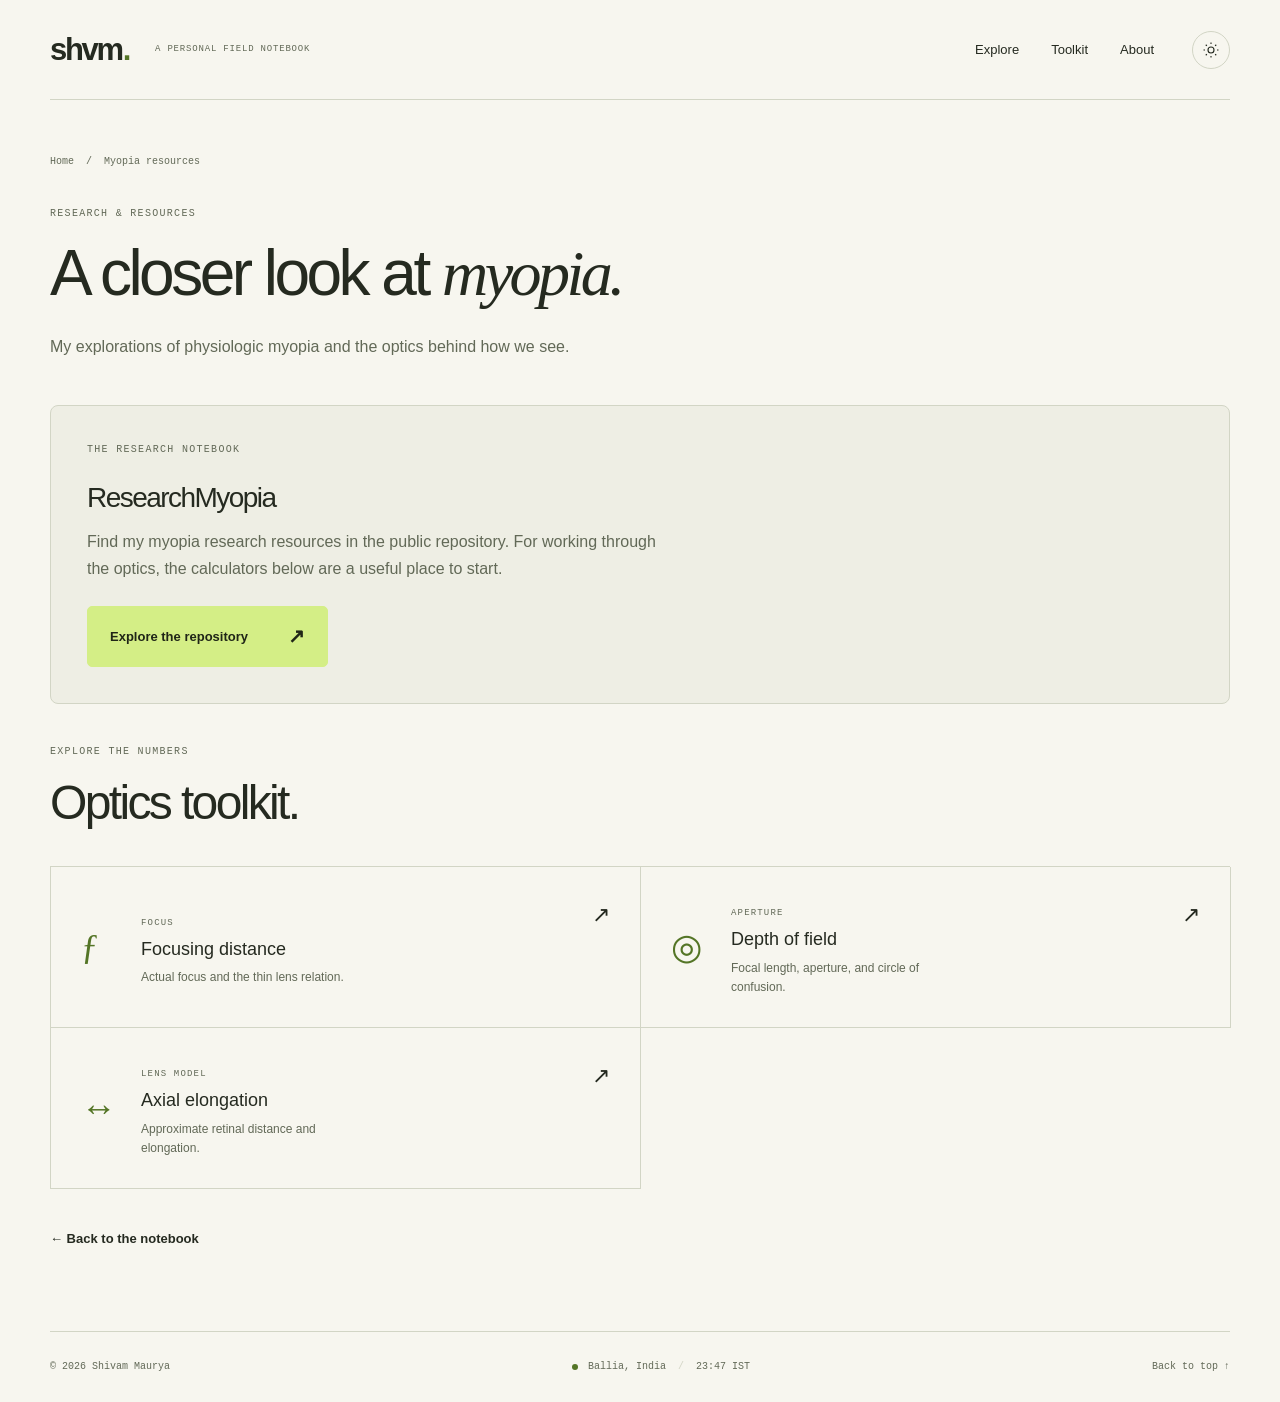
<file: content/myopia.html>
<!DOCTYPE html>
<html lang="en">
<head>
  <meta charset="utf-8">
  <meta name="viewport" content="width=device-width, initial-scale=1">
  <meta name="description" content="My explorations of physiologic myopia and the optics behind how we see.">
  <meta name="theme-color" content="#151714">
  <title>Myopia resources — Shivam Maurya</title>
  <link rel="icon" href="../images/mark.svg" type="image/svg+xml">
  <link rel="stylesheet" href="../styles/style.css">
  <script src="../scripts/theme.js"></script>
  <script src="../scripts/site.js" defer></script>
</head>
<body class="">
  <a class="skip-link" href="#main">Skip to content</a>
  <div class="reading-progress" aria-hidden="true"></div>
  <header class="site-header wrap">
    <a class="wordmark" href="../index.html" aria-label="Shivam Maurya home">shvm<span class="brand-dot">.</span><span class="wordmark-caption">A PERSONAL FIELD NOTEBOOK</span></a>
    <nav class="main-nav" aria-label="Main navigation"><a href="../index.html#explore">Explore</a><a href="../index.html#toolkit">Toolkit</a><a href="../index.html#about">About</a></nav>
    <button class="theme-toggle" type="button" aria-label="Switch to light theme" title="Switch color theme" hidden><svg viewBox="0 0 24 24" fill="none" stroke="currentColor" stroke-width="1.5" aria-hidden="true"><circle cx="12" cy="12" r="4"/><path d="M12 2v2m0 16v2M2 12h2m16 0h2M5 5l1.5 1.5m11 11L19 19M5 19l1.5-1.5m11-11L19 5"/></svg></button>
  </header>
  <main id="main" class="page-main wrap">
    <nav class="breadcrumb" aria-label="Breadcrumb"><a href="../index.html">Home</a><span aria-hidden="true">/</span><span aria-current="page">Myopia resources</span></nav>
    <div class="page-intro"><p class="eyebrow">RESEARCH & RESOURCES</p><h1>A closer look at <em>myopia.</em></h1><p>My explorations of physiologic myopia and the optics behind how we see.</p></div>
    <section class="resource-panel" aria-labelledby="research-title">
      <p class="eyebrow">THE RESEARCH NOTEBOOK</p><h2 id="research-title">ResearchMyopia</h2>
      <p>Find my myopia research resources in the public repository. For working through the optics, the calculators below are a useful place to start.</p>
      <a class="button primary" href="https://github.com/shvmm/ResearchMyopia">Explore the repository <span aria-hidden="true">↗</span></a>
    </section>
    <div class="section-heading"><div><p class="eyebrow">EXPLORE THE NUMBERS</p><h2>Optics toolkit.</h2></div></div>
    <div class="tool-grid">
      <a class="tool-card" href="../calculators/myopia_calc.html"><span class="tool-icon" aria-hidden="true">ƒ</span><div><span class="eyebrow">FOCUS</span><h3>Focusing distance</h3><p>Actual focus and the thin lens relation.</p></div><span class="tool-arrow" aria-hidden="true">↗</span></a>
      <a class="tool-card" href="../calculators/dof.html"><span class="tool-icon" aria-hidden="true">◎</span><div><span class="eyebrow">APERTURE</span><h3>Depth of field</h3><p>Focal length, aperture, and circle of confusion.</p></div><span class="tool-arrow" aria-hidden="true">↗</span></a>
      <a class="tool-card" href="../calculators/axial.html"><span class="tool-icon" aria-hidden="true">↔</span><div><span class="eyebrow">LENS MODEL</span><h3>Axial elongation</h3><p>Approximate retinal distance and elongation.</p></div><span class="tool-arrow" aria-hidden="true">↗</span></a>
    </div>
    <p class="page-return"><a class="text-link" href="../index.html">← Back to the notebook</a></p>
  </main>
  <footer class="site-footer wrap"><span>© <span data-year>2026</span> Shivam Maurya</span><span class="location"><span class="status-dot"></span> Ballia, India <span class="footer-clock" data-clock></span></span><a href="#main">Back to top ↑</a></footer>

</body>
</html>
</file>
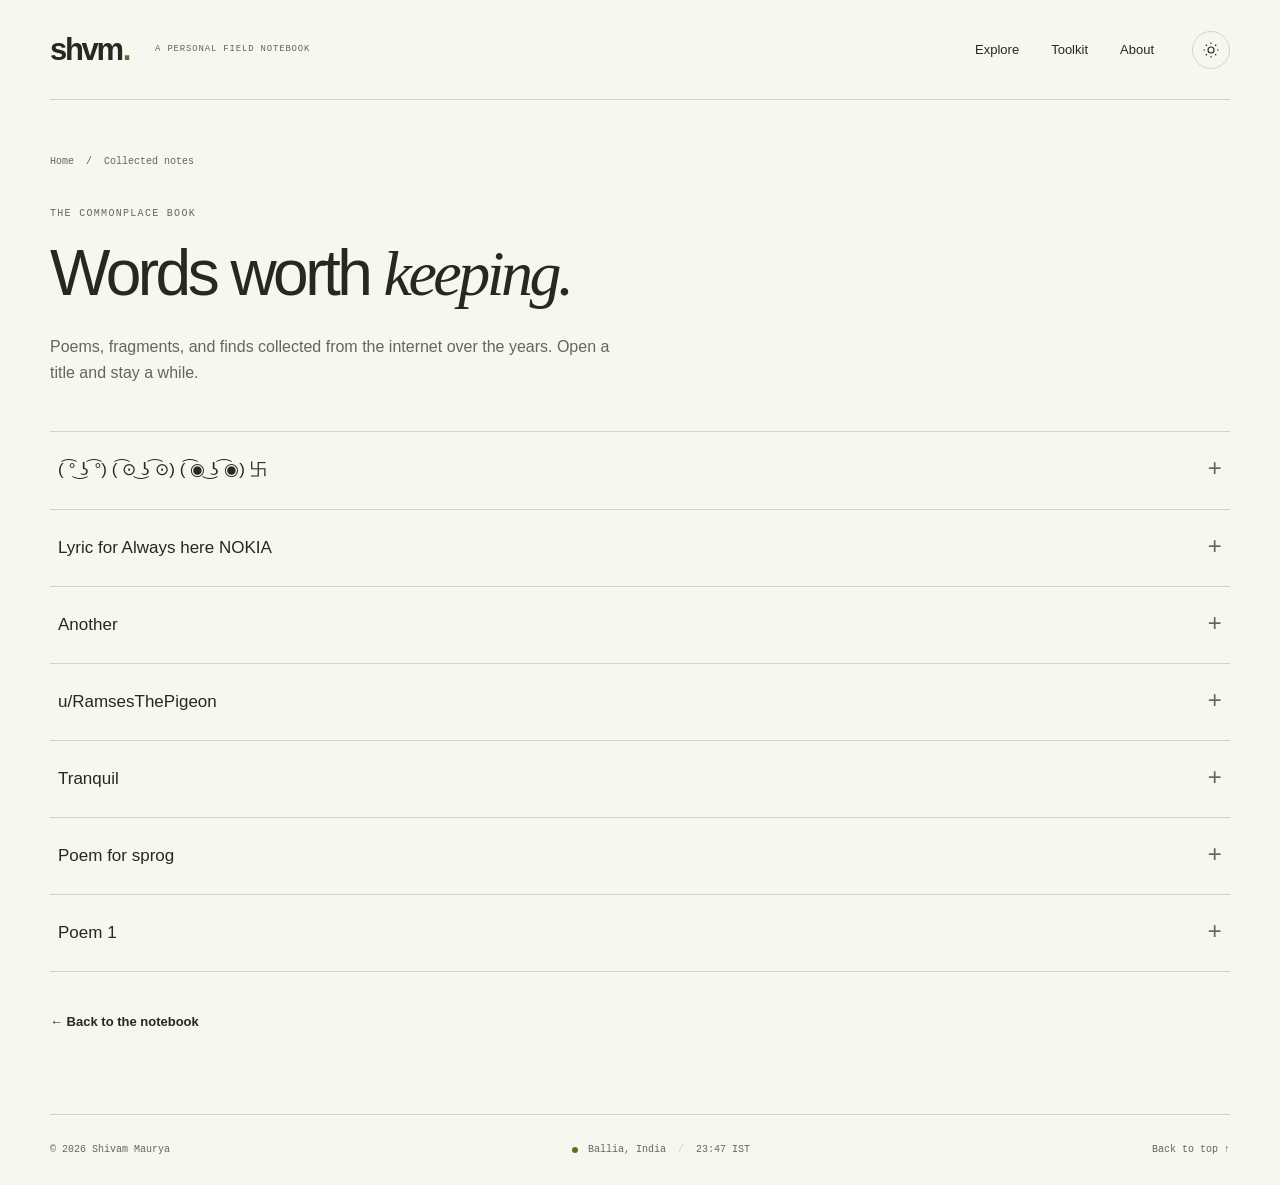
<file: content/notes.html>
<!DOCTYPE html>
<html lang="en">
<head>
  <meta charset="utf-8">
  <meta name="viewport" content="width=device-width, initial-scale=1">
  <meta name="description" content="Poems, fragments, and finds collected from the internet over the years. Open a title and stay a while.">
  <meta name="theme-color" content="#151714">
  <title>Collected notes — Shivam Maurya</title>
  <link rel="icon" href="../images/mark.svg" type="image/svg+xml">
  <link rel="stylesheet" href="../styles/style.css">
  <script src="../scripts/theme.js"></script>
  <script src="../scripts/site.js" defer></script>
</head>
<body class="">
  <a class="skip-link" href="#main">Skip to content</a>
  <div class="reading-progress" aria-hidden="true"></div>
  <header class="site-header wrap">
    <a class="wordmark" href="../index.html" aria-label="Shivam Maurya home">shvm<span class="brand-dot">.</span><span class="wordmark-caption">A PERSONAL FIELD NOTEBOOK</span></a>
    <nav class="main-nav" aria-label="Main navigation"><a href="../index.html#explore">Explore</a><a href="../index.html#toolkit">Toolkit</a><a href="../index.html#about">About</a></nav>
    <button class="theme-toggle" type="button" aria-label="Switch to light theme" title="Switch color theme" hidden><svg viewBox="0 0 24 24" fill="none" stroke="currentColor" stroke-width="1.5" aria-hidden="true"><circle cx="12" cy="12" r="4"/><path d="M12 2v2m0 16v2M2 12h2m16 0h2M5 5l1.5 1.5m11 11L19 19M5 19l1.5-1.5m11-11L19 5"/></svg></button>
  </header>
  <main id="main" class="page-main wrap">
    <nav class="breadcrumb" aria-label="Breadcrumb"><a href="../index.html">Home</a><span aria-hidden="true">/</span><span aria-current="page">Collected notes</span></nav>
    <div class="page-intro"><p class="eyebrow">THE COMMONPLACE BOOK</p><h1>Words worth <em>keeping.</em></h1><p>Poems, fragments, and finds collected from the internet over the years. Open a title and stay a while.</p></div>
    <div class="note-list">
      <details><summary>( ͡° ͜ʖ ͡°) ( ͡⊙ ͜ʖ ͡⊙) ( ͡◉ ͜ʖ ͡◉) 卐</summary><div class="note-body"><pre>Gr8 b8 m8 I r8 8/8 but w8 I'm l8 4 d8 with Bill G8s.
Gr8 b8 m8. I rel8, str8 appreci8, and congratul8.
I r8 this b8 an 8/8. Please don't h8, I'm str8.
Cre8 more, can't w8. We should convers8, I won't ber8, my number is 88888888, ask for n8.
No calls l8 or out of st8. If on a d8, ask K8 to loc8.
Even with a full pl8, I always have time to communic8 so don't hesit8.


ᑎOᑎᙓ Oᖴ Tᕼᙓᔕᙓ ᔕᙀᙖᔕ ᙎIᒪᒪ ᙏᗩTTᙓᖇ ᙎᕼᙓᑎ Tᕼᙓ ᗪᙓᙓᑭ ᔕᑭᗩᙅᙓ ᙎᗩᔕᑭ KIᑎᘜ ᗩᔕᔕIᙏIᒪᗩTᙓᔕ ᗩᒪᒪ.

Da blacka da berry, da sweeta da juice.

ɢᴏᴠᴇʀɴᴍᴇɴᴛ ɪꜱ ʜᴀᴘᴘʏ ᴛᴏ ᴘᴀꜱꜱ ᴏɴ ᴛᴏ ᴄᴏᴍᴍᴏɴ ᴄɪᴛɪᴢᴇɴꜱ?
ɢᴏᴠᴇʀɴᴍᴇɴᴛ ɪꜱ ɴᴏᴛ ᴡɪʟʟɪɴɢ ᴛᴏ ᴘᴀꜱꜱ ᴏɴ ᴛᴏ ᴄᴏᴍᴍᴏɴ ᴄɪᴛɪᴢᴇɴꜱ?</pre></div></details>
      <details><summary>Lyric for Always here NOKIA</summary><div class="note-body"><pre>On my lonely nights                    每当我在孤独的夜晚
the stars up in the sky               天上星星

the blinking lights above           在头上闪烁
hoping you where there             总是希望你在身边
to take away my fear                  带走我的恐惧

circling round the star,                我们就像那卫星
like satellites we are                   绕着恒星转
a light to guide my way,              恒星的光为我指引着方向
no matter where you are,           无论你身在何处
you are ALWAYS HERE               你永远在这里

you sleep away that day             你睡去的那一天
no way to change your way       没法改变你的离去
we talked all trough for days     我们彻夜倾谈
the poison in your venus           你的维纳斯的毒药
forgotten al those pains           让所有痛苦都被遗忘
I never will forget                         我将永不忘记
the moments we first met         我们初次相见的时刻
the day you married me             你娶我的那一天
we promised us a life                我们彼此承诺一生
without eternity                            没有限期

I gave you all my love                  我给你所有的爱
but not for leave and starve       不是为了死亡和饥饿
so now see what you'v done     现在看看你做的事
you left a crying son.                   你留下哭泣的儿子
and my life still must go on       我的生活仍须继续

sadness in my eyes                   我的眼神带着哀伤
my heart stand still and cries   我的心停止了，在哭泣
but even when your gone          但即使你走了
no matter where you are,          无论你身在何处
you are always near.                  你永远在身边</pre></div></details>
      <details><summary>Another</summary><div class="note-body"><pre>As sure as sunlight shines each day,
There comes the darkness of the night.
And so too do our lives decay,
Fraught with pain and loss and fright.
Some will tell you all is well,
As darkness draws in from all sides,
Eternal sleep straight from the knell;
A final trip that each man rides.
I don't have answers, only hope,
That when that time grows near,
Each of us will learn to cope,
Through honest grief -- not lies and fear.

This world isn't easy -
It's hard on your own -
We're richer united,
and poorer alone.
It's fine to ignore it -
For better or ill -
To scorn it before it
collapses your will.
But if you can fight it -
Or choose to be strong -
Perhaps you can right it,
repairing a wrong.
It's plainly apparent -
It's simple to see -
Together,
we'll weather
whatever will be.

All these jokes
They are so nice
They float my boat
And my life
All these jokes
Are so right
I think I'll choke
On pure delight.</pre></div></details>
      <details><summary>u/RamsesThePigeon</summary><div class="note-body"><pre>Here, this poem that I wrote might help:

It's with an apostrophe simply means "it is."
Its denotes possession, much like "hers" or "his."
Everyday means commonplace, mundane, or benign.
Every day just indicates consistent points in time.
Your implies that something belongs solely to "you."
You're is short for "you are," which you already knew.
Whose is for possession; ownership again.
Who's gets used for "who is," like "Hey there! Who's your friend?"
There is a location, they're means "they are."
Their means it belongs to them. (It's the most misused by far.)
Two is just a number, too can mean "as well."
To is a preposition, like "Damn it, go to hell!"
Passed refers to passing, it's something that you did.
Past involves direction, time, or a period.
Than implies comparison, brought to mind forthwith.
Then is for progression, or the partner to "if."
If ever something fazes you, it might make you swoon.
Phases reference different states, like those of the moon.
Loose implies that something is neither firm nor tight.
Lose is what you do when you get into a fight.
Advice is something that you give when you try to
advise.
Alot and everytime aren't words. Claims otherwise are lies.
Affect is a potent verb and effect is a noun.
(True, there are exceptions, but those do not abound.)
Now you know the proper use, your excuses are gone.
If you still misuse homophones, then you are a moron.
Also, it's important to learn how to differentiate between verb phrases and their similar-sounding words.
Workout: An activity.
Work out: The act of exercising.
Hangout: A place to spend leisure time.
Hang out: The act of lounging around.
Setup: An assemblage or arrangement.
Set up: The act of preparing something.
Login: The page used to access a website or database, or the details used in acquiring said access.
Log in: The act of accessing a website or database.
And so on and so forth.
Finally, don't say "seen" when you mean "saw."
How the hell are you supposed to cut wood with a "seen?".

I won't have the answer always,
And I'll never always know -
But I'll search the cyber-hallways,
And the high ways,
and the low.

I won't always have solutions,
Or decisions for your doubt -
But I'll make my contributions
From the stuff
I figure out.

I'm a plucky google-chancer,
With a scrutinizing mind -
And I'll cobble you an answer
From whatever
I can find.</pre></div></details>
      <details><summary>Tranquil</summary><div class="note-body"><pre>When the midnight moon is gleaming,
And the night is mine to keep -
When I'm drifting and I'm dreaming
In the seconds next to sleep -
Then I let my thoughts a-wander
Through the secret rooms behind -
And the places where I ponder,
In the spaces of my mind.

I will dream about the ocean,
Where the waves are waving free -
In the endless swell of motion
On an ever-moving sea -
And I'll think about the glimmer
Of the shining in the stars -
On a ship to see the shimmer
From the rusty dust of Mars.

I will dream about the never -
I will dream about the all -
I will dream about forever,
And through fancy I will fall.
I will dream about the clearing,
And I'll dream about the day -
And when all my dreams are nearing,
I will dream...

.. and drift away.</pre></div></details>
      <details><summary>Poem for sprog</summary><div class="note-body"><pre>Although it's been pleasing -
Although it's been fun -
And though I am grateful for all that you've done -
The practice and pride and professional joy -
I think that it's time that I end my employ.

The wages are great, but the benefits blow -
And life's about more than a payoff, you know?
I hope that you get it -
I hope you can see -
It's simply the business.
It's not you, it's me.

I need to be somewhere that helps me to grow -
And not just develop in places below.
I need opportunity.
This isn't it.
And that's why I'm ending my contract.

I quit. </pre></div></details>
      <details><summary>Poem 1</summary><div class="note-body"><pre>Do not stand at my grave and weep
I am not there; I do not sleep.
I am a thousand winds that blow,
I am the diamond glints on snow,
I am the sun on ripened grain,
I am the gentle autumn rain.
When you awaken in the morning's hush
I am the swift uplifting rush
Of quiet birds in circled flight.
I am the soft stars that shine at night.
Do not stand at my grave and cry,
I am not there; I did not die.

-- Mary Elizabeth Frye</pre></div></details>
    </div>
    <p class="page-return"><a class="text-link" href="../index.html">← Back to the notebook</a></p>
  </main>
  <footer class="site-footer wrap"><span>© <span data-year>2026</span> Shivam Maurya</span><span class="location"><span class="status-dot"></span> Ballia, India <span class="footer-clock" data-clock></span></span><a href="#main">Back to top ↑</a></footer>

</body>
</html>
</file>
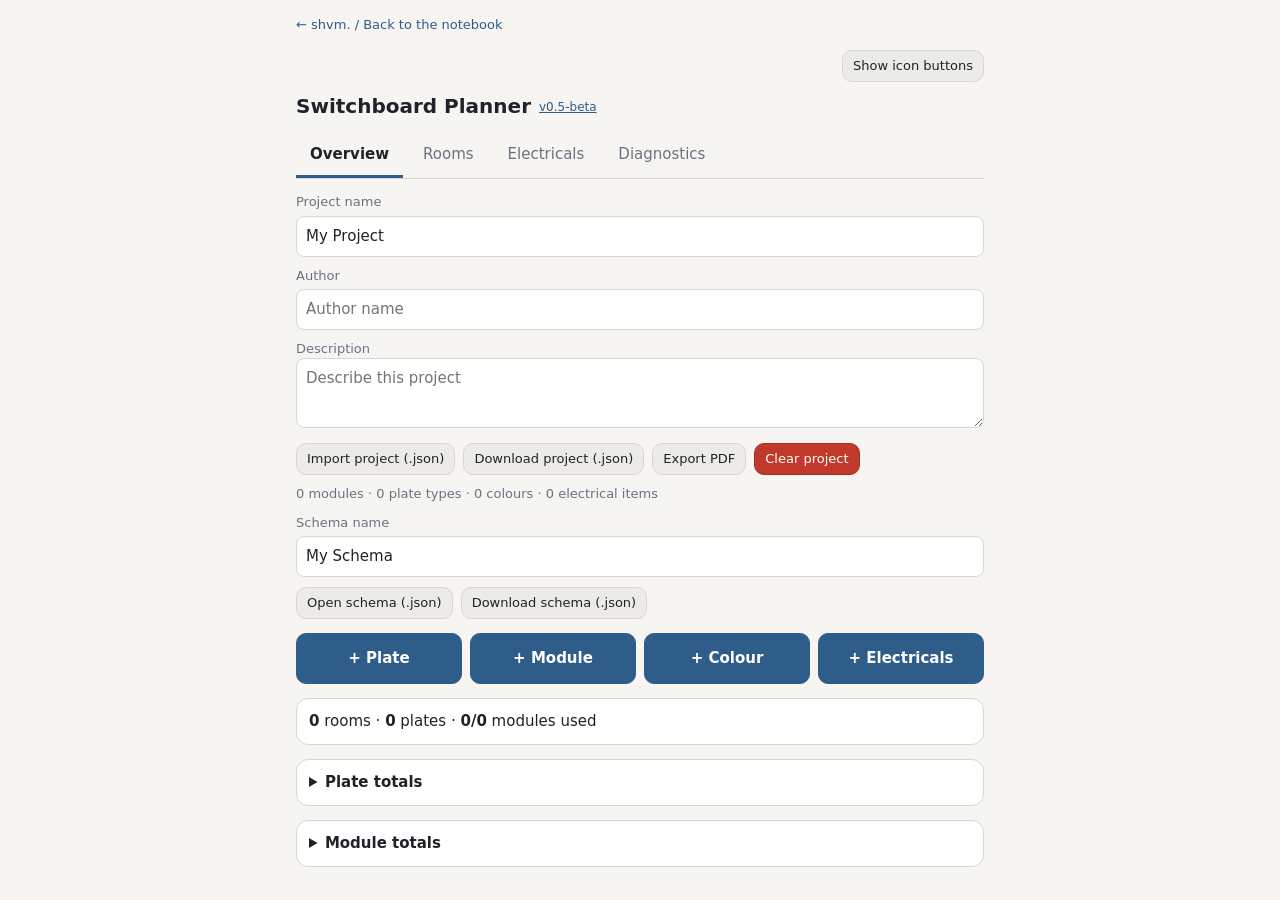
<file: content/switchboard-planner.html>
<!DOCTYPE html>
<html lang="en"><head><meta charset="utf-8">
<meta name="viewport" content="width=device-width, initial-scale=1, viewport-fit=cover">
<title>Switchboard Planner</title>
<style>
:root{--bg:#f6f5f2;--card:#fff;--tx:#1f2328;--mu:#6b7280;--bd:#d9d6cf;--ac:#2f5d8a;--on:#fff;--em:#ecebe6;box-sizing:border-box;padding-top:env(safe-area-inset-top,0px);padding-bottom:env(safe-area-inset-bottom,0px)}
@media(prefers-color-scheme:dark){:root{--bg:#17181a;--card:#222427;--tx:#e8e8e6;--mu:#9aa0a6;--bd:#3a3d41;--ac:#7fb0e0;--on:#101214;--em:#2c2f33}}
*{box-sizing:border-box}html,body{margin:0}
body{background:var(--bg);color:var(--tx);font:15px/1.4 system-ui,-apple-system,"Segoe UI",sans-serif}
#app{max-width:720px;margin:0 auto;padding:16px}
h1{font-size:20px;margin:0 0 4px}h2{font-size:16px;margin:20px 0 8px}
.version{font-size:12px;font-weight:400;color:var(--ac);text-decoration:underline;margin-left:8px;vertical-align:middle}
.home-tabs{display:flex;gap:6px;border-bottom:1px solid var(--bd);margin:14px 0;overflow-x:auto}.tab{font:inherit;background:transparent;color:var(--mu);border:0;border-bottom:3px solid transparent;padding:10px 14px;cursor:pointer;white-space:nowrap}.tab.active{color:var(--tx);border-bottom-color:var(--ac);font-weight:700}
.mu{color:var(--mu);font-size:13px}
.card{background:var(--card);border:1px solid var(--bd);border-radius:12px;padding:12px;margin-bottom:10px}
.btn{font:inherit;border:1px solid var(--bd);background:var(--em);color:var(--tx);border-radius:10px;padding:10px 14px;cursor:pointer}
.btn.p{background:var(--ac);color:var(--on);border-color:var(--ac)}
.btn.danger{background:#c0392b;color:#fff;border-color:#a5301f}
.btn.sm{padding:6px 10px;font-size:13px}
.btn:disabled{opacity:.4;cursor:default}.fold{border:0;background:transparent;color:var(--tx);font:20px/1 system-ui;cursor:pointer;padding:4px 6px}
.menu{display:grid;grid-template-columns:repeat(4,1fr);gap:8px;margin:14px 0}
.menu .btn{padding:14px 6px;font-weight:600}
@media(max-width:520px){.menu{grid-template-columns:repeat(2,1fr)}}
.row{display:flex;gap:8px;align-items:center;flex-wrap:wrap}.sp{justify-content:space-between}
input,select{font:inherit;color:var(--tx);background:var(--card);border:1px solid var(--bd);border-radius:8px;padding:9px;width:100%}
textarea{font:12px/1.4 ui-monospace,SFMono-Regular,Consolas,monospace;color:var(--tx);background:var(--card);border:1px solid var(--bd);border-radius:8px;padding:9px;width:100%;min-height:180px;resize:vertical}
textarea[data-description]{font:15px/1.4 system-ui,sans-serif;min-height:70px}
label{display:block;margin:10px 0;font-size:13px;color:var(--mu)}label input,label select{margin-top:4px;color:var(--tx);font-size:15px}
table{width:100%;border-collapse:collapse}td,th{padding:6px 4px;border-bottom:1px solid var(--bd);text-align:left}td:last-child,th:last-child{text-align:right}
.plate{display:grid;gap:3px;padding:8px;border-radius:8px;border:1px solid rgba(0,0,0,.25);margin:8px 0}
.cell{border-radius:5px;font-size:10px;line-height:1.1;display:flex;align-items:center;justify-content:center;text-align:center;overflow:hidden;word-break:break-word;padding:2px}
.it{border:1px solid;font-weight:600}
.em{border:1px dashed}
[data-a]{cursor:pointer}
.chips{display:flex;gap:6px;flex-wrap:wrap}.chip.on{background:var(--ac);color:var(--on)}
.msg{color:#b3261e;font-size:13px;margin:6px 0}
.pl{border-top:1px solid var(--bd);padding-top:6px;margin-top:6px}
.hint{background:var(--em);border-radius:8px;padding:8px 10px;font-size:12px;color:var(--mu);margin-bottom:10px}
.totals{margin:14px 0 10px;padding:0}.totals summary{cursor:pointer;padding:12px;font-weight:700;list-style-position:inside}.totals[open] summary{border-bottom:1px solid var(--bd)}.totals-body{padding:8px 12px 12px}
.color-total{padding-top:12px;text-align:left}.swatch{display:inline-block;width:14px;height:14px;border:1px solid var(--bd);border-radius:3px;vertical-align:middle;margin-right:7px}
/* Interaction feedback across mouse, touch, and keyboard. */
:where(.btn,.tab,.fold,.version,.totals summary,.cell[data-a],input,select,textarea){transition:background-color .15s ease,border-color .15s ease,box-shadow .15s ease,filter .15s ease,transform .15s ease}
@media(hover:hover){
  .btn:not(:disabled):hover{filter:brightness(1.09);border-color:var(--ac);box-shadow:0 2px 8px rgba(0,0,0,.16)}
  .tab:hover,.fold:hover,.totals summary:hover{background:var(--em);color:var(--tx)}
  .version:hover{filter:brightness(1.2);text-decoration-thickness:2px}
  :where(input,select,textarea):not(:disabled):hover{border-color:var(--ac)}
  .cell[data-a]:hover{outline:2px solid var(--ac);outline-offset:-2px;filter:brightness(1.1);transform:scale(1.02);z-index:1}
}
:where(.btn,.tab,.fold,.version,.totals summary,.cell[data-a]):active{transform:translateY(1px) scale(.98);filter:brightness(.9)}
:where(.btn,.tab,.fold,.version,.totals summary,.cell[data-a],input,select,textarea):focus-visible{outline:2px solid var(--ac);outline-offset:2px;box-shadow:0 0 0 4px var(--bg)}
:where(input,select,textarea):focus{border-color:var(--ac)}
@media(prefers-reduced-motion:reduce){:where(.btn,.tab,.fold,.version,.totals summary,.cell[data-a],input,select,textarea){transition:none}}
</style></head>
<body><nav aria-label="Website navigation" style="max-width:720px;margin:0 auto;padding:16px 16px 0;font-size:13px"><a href="../index.html" style="color:var(--ac);text-decoration:none">← shvm. / Back to the notebook</a></nav><div id="app"></div>
<input type="file" id="fi" accept=".json,application/json" hidden>
<input type="file" id="fiSchema" accept=".json,application/json" hidden>
<script>
/* ---- Schema: individual plate types and modules available for projects. ---- */
const uid=()=>Math.random().toString(36).slice(2,8);
const seedSchema=()=>({name:'My Schema',colors:{},plates:[],components:[],electricals:[]});
/* ---- Project: rooms and placed copies of plate and module types. ---- */
const seedProject=()=>({name:'My Project',author:'',description:'',rooms:{},roomOrder:[],roomElectricals:{}});
const record=x=>x!==null&&typeof x==='object'&&!Array.isArray(x);
const unique=a=>new Set(a).size===a.length;
const validSchema=j=>{if(!record(j)||typeof j.name!=='string'||!record(j.colors)||!Array.isArray(j.plates)||!Array.isArray(j.components))return false;
const colorNames=Object.keys(j.colors);if(!colorNames.every(n=>n&&/^#[0-9a-f]{6}$/i.test(j.colors[n])))return false;
const platesOK=j.plates.every(t=>record(t)&&typeof t.id==='string'&&t.id&&Number.isInteger(t.capacity)&&t.capacity>=1&&t.capacity<=24&&Number.isInteger(t.rows)&&t.rows>=1&&t.capacity%t.rows===0&&typeof t.description==='string'&&Object.hasOwn(j.colors,t.colorName)&&t.colorCode===j.colors[t.colorName]);
const modulesOK=j.components.every(c=>record(c)&&typeof c.id==='string'&&c.id&&typeof c.name==='string'&&c.name&&[1,2].includes(c.modules)&&typeof c.description==='string'&&Object.hasOwn(j.colors,c.color)&&c.colorCode===j.colors[c.color]);
const electricalsOK=j.electricals===undefined||Array.isArray(j.electricals)&&j.electricals.every(x=>record(x)&&typeof x.id==='string'&&x.id&&typeof x.name==='string'&&x.name&&typeof x.description==='string')&&unique(j.electricals.map(x=>x.id))&&unique(j.electricals.map(x=>x.name.toLowerCase()));
return platesOK&&modulesOK&&electricalsOK&&unique(j.plates.map(t=>t.id))&&unique(j.components.map(c=>c.id))&&unique(j.plates.map(t=>`${t.capacity}|${t.rows}|${t.colorName}`))&&unique(j.components.map(c=>`${c.name.toLowerCase()}|${c.modules}|${c.color}`))};
const validProject=j=>{if(!record(j)||typeof j.name!=='string'||!record(j.rooms))return false;const ids=[];
if(j.roomElectricals!==undefined&&(!record(j.roomElectricals)||!Object.entries(j.roomElectricals).every(([room,items])=>Object.hasOwn(j.rooms,room)&&Array.isArray(items)&&items.every(x=>record(x)&&typeof x.id==='string'&&typeof x.electricalId==='string'&&typeof x.name==='string'&&typeof x.description==='string'))))return false;
for(const [room,plates] of Object.entries(j.rooms)){if(!room||!Array.isArray(plates))return false;for(const p of plates){if(!record(p)||typeof p.id!=='string'||!p.id||typeof p.plateTypeId!=='string'||typeof p.plateTypeLabel!=='string'||typeof p.name!=='string'||!Number.isInteger(p.capacity)||p.capacity<1||!Number.isInteger(p.rows)||p.rows<1||p.capacity%p.rows!==0||typeof p.color!=='string'||!/^#[0-9a-f]{6}$/i.test(p.colorCode)||typeof p.description!=='string'||!Array.isArray(p.items))return false;ids.push(p.id);const occupied=new Set,width=p.capacity/p.rows;
for(const item of p.items){if(!record(item)||typeof item.moduleId!=='string'||typeof item.moduleLabel!=='string'||typeof item.component!=='string'||![1,2].includes(item.modules)||typeof item.color!=='string'||!/^#[0-9a-f]{6}$/i.test(item.colorCode)||!Number.isInteger(item.at)||item.at<0||item.at+item.modules>p.capacity||item.at%width+item.modules>width)return false;for(let k=item.at;k<item.at+item.modules;k++){if(occupied.has(k))return false;occupied.add(k)}}}}return unique(ids)};

const schemaKey='switchboard-schema-final',projectKey='switchboard-project-final';
let SC,P;
try{SC=JSON.parse(localStorage.getItem(schemaKey))}catch(x){}
try{P=JSON.parse(localStorage.getItem(projectKey))}catch(x){}
if(!validSchema(SC))SC=seedSchema();
if(!validProject(P))P=seedProject();
SC.electricals??=[];
P.roomElectricals??={};
P.author=typeof P.author==='string'?P.author:'';
P.description=typeof P.description==='string'?P.description:'';
let iconActions=false;try{iconActions=localStorage.getItem('switchboard-icon-actions')==='true'}catch(x){}
let V={v:'home',homeTab:'overview',iconActions,collapsedRooms:{},collapsedElectricalRooms:{}};
const $=s=>document.querySelector(s);
const formError=(form,message)=>{if(!form)return;const previous=form.previousElementSibling;if(previous?.classList.contains('form-error'))previous.remove();const notice=document.createElement('div');notice.className='msg form-error';notice.setAttribute('role','alert');notice.textContent=message;form.before(notice)};
const e=s=>String(s).replace(/[&<>"]/g,c=>({'&':'&amp;','<':'&lt;','>':'&gt;','"':'&quot;'}[c]));
const saveSchema=()=>{try{localStorage.setItem(schemaKey,JSON.stringify(SC))}catch(x){}};
const saveProject=()=>{try{localStorage.setItem(projectKey,JSON.stringify(P))}catch(x){}};
const roomNames=()=>{const keys=Object.keys(P.rooms),order=Array.isArray(P.roomOrder)?P.roomOrder:[];return [...new Set(order.filter(n=>Object.hasOwn(P.rooms,n)))].concat(keys.filter(n=>!order.includes(n)))};
P.roomOrder=roomNames();
const plateTypeLabel=p=>`${p.capacity}M · ${p.rows} row${p.rows===1?'':'s'} · ${p.colorName}${p.description?' · '+p.description:''}`;
const moduleLabel=m=>`${m.name} (${m.modules}M · ${m.color})`;
const plateCountKey=p=>JSON.stringify([p.capacity,p.rows,p.color,p.colorCode,p.description]);
const moduleCountKey=i=>JSON.stringify([i.component,i.modules,i.color,i.colorCode]);
const cols=p=>p.capacity/p.rows;
const plates=r=>P.rooms[r]||[];
const projectDiagnostics=(project=P,schema=SC)=>{const issues=[],add=(kind,path,message)=>issues.push({kind,path,message});
if(!validSchema(schema))add('JSON error','schema','Schema fields, colours, entries or uniqueness rules are invalid.');
if(!validProject(project))add('JSON error','project','Project fields, plate layout or module placements are invalid.');
if(!record(project)||!record(schema))return issues;
const rooms=record(project.rooms)?project.rooms:{},types=Array.isArray(schema.plates)?schema.plates:[],modules=Array.isArray(schema.components)?schema.components:[],electricals=Array.isArray(schema.electricals)?schema.electricals:[];
if(Array.isArray(project.roomOrder))project.roomOrder.forEach((r,i)=>{if(!Object.hasOwn(rooms,r))add('Orphan','project.roomOrder['+i+']',`Room “${r}” no longer exists.`)});
for(const [room,placed] of Object.entries(rooms)){if(!Array.isArray(placed))continue;placed.forEach((plate,i)=>{if(!record(plate))return;const path=`project.rooms[${JSON.stringify(room)}][${i}]`;
if(!types.some(t=>record(t)&&t.id===plate.plateTypeId))add('Orphan',path+'.plateTypeId',`Plate “${plate.name||i+1}” refers to a missing plate type (${plate.plateTypeId||'empty ID'}).`);
if(!Array.isArray(plate.items))return;plate.items.forEach((item,j)=>{if(record(item)&&!modules.some(m=>record(m)&&m.id===item.moduleId))add('Orphan',`${path}.items[${j}].moduleId`,`Module “${item.component||j+1}” refers to a missing module type (${item.moduleId||'empty ID'}).`)})})}
if(record(project.roomElectricals))for(const [room,items] of Object.entries(project.roomElectricals)){if(!Object.hasOwn(rooms,room))add('Orphan',`project.roomElectricals[${JSON.stringify(room)}]`,`Electrical items belong to a missing room “${room}”.`);if(!Array.isArray(items))continue;items.forEach((item,i)=>{if(record(item)&&!electricals.some(x=>record(x)&&x.id===item.electricalId))add('Orphan',`project.roomElectricals[${JSON.stringify(room)}][${i}].electricalId`,`Electrical item “${item.name||i+1}” refers to a missing catalogue item (${item.electricalId||'empty ID'}).`)})}
return issues};
const addCount=(totals,id,label,color,colorCode)=>{const entry=totals[id]||(totals[id]={label,qty:0,color,colorCode});entry.qty++};
const rc=r=>{const m=Object.create(null);plates(r).forEach(p=>p.items.forEach(i=>addCount(m,moduleCountKey(i),i.moduleLabel)));return Object.keys(m).length?`<div class="mu" style="margin:6px 0">Room totals: ${Object.values(m).sort((a,b)=>a.label.localeCompare(b.label)).map(x=>`${e(x.label)} <span style="border-bottom:2px solid var(--ac);font-weight:700;color:var(--tx)">×${x.qty}</span>`).join(' · ')}</div>`:''};
const cur=()=>plates(V.room).find(p=>p.id===V.pid);
const occ=p=>{const o=Array(p.capacity).fill(-1);p.items.forEach((it,i)=>{for(let j=0;j<it.modules;j++)o[it.at+j]=i});return o};
function counts(){const m=Object.create(null),plateCounts=Object.create(null);let n=0,mods=0,used=0;for(const r in P.rooms)for(const p of P.rooms[r]){n++;addCount(plateCounts,plateCountKey(p),p.plateTypeLabel,p.color,p.colorCode);mods+=p.capacity;p.items.forEach(i=>{addCount(m,moduleCountKey(i),i.moduleLabel,i.color,i.colorCode);used+=i.modules})}return{m,n,mods,used,plateCounts}}
const colorTotalRows=totals=>{const groups=Object.create(null);Object.values(totals).forEach(x=>(groups[x.color||'Unspecified']??=[]).push(x));return Object.keys(groups).sort((a,b)=>a.localeCompare(b)).map(color=>`<tr><th colspan="2" class="color-total"><span class="swatch" style="background:${e(groups[color][0].colorCode||SC.colors[color]||'#eee')}"></span>${e(color)}</th></tr>${groups[color].sort((a,b)=>a.label.localeCompare(b.label)).map(x=>`<tr><td>${e(x.label)}</td><td><b>${x.qty}</b></td></tr>`).join('')}`).join('')};
function plate(p,ed){const c=cols(p),col=p.colorCode,o=occ(p),w=ed?54:34;let h='';
p.items.forEach((it,i)=>{const ihex=it.colorCode;h+=`<div class="cell it" title="${e(it.component)}" ${ed?`data-a="rm" data-i="${i}" role="button" tabindex="0" aria-label="Remove ${e(it.component)}"`:''} style="grid-row:${Math.floor(it.at/c)+1};grid-column:${it.at%c+1}/span ${it.modules};background:${ihex};border-color:rgba(0,0,0,.35);color:#000;text-shadow:0 0 2px #fff,0 0 2px #fff,0 0 4px #fff">${e(it.component)}</div>`});
for(let k=0;k<p.capacity;k++)if(o[k]<0)h+=`<div class="cell em" ${ed?`data-a="put" data-k="${k}" role="button" tabindex="0" aria-label="Place module at position ${k+1}"`:''} style="grid-row:${Math.floor(k/c)+1};grid-column:${k%c+1};opacity:1;border-color:rgba(0,0,0,.6);box-shadow:0 0 0 1px rgba(255,255,255,.85);color:#000;text-shadow:0 0 2px #fff,0 0 2px #fff">${ed?'+':''}</div>`;
return `<div class="plate" style="background:${col};width:min(100%,${c*w+16}px);grid-template-columns:repeat(${c},1fr);grid-auto-rows:${ed?56:36}px">${h}</div>`}
const catalogSort=(kind,value)=>`<label style="margin:0">Sort <select data-sort="${kind}" aria-label="Sort ${kind}" style="width:auto;margin-left:5px">${(kind==='plates'?[['size-asc','Size: small first'],['size-desc','Size: large first']]:[['name-asc','Name A–Z'],['name-desc','Name Z–A']]).map(([key,label])=>`<option value="${key}" ${value===key?'selected':''}>${label}</option>`).join('')}</select></label>`;
const catalogCompare=(mode,label,size)=>(a,b)=>{const names=label(a).localeCompare(label(b),undefined,{numeric:true}),sizes=size(a)-size(b);return mode==='name-desc'?-names:mode==='size-desc'?-sizes||names:sizes||names};
const catalogGroups=(items,colorOf,row,compare)=>{if(!items.length)return '<div class="card mu">No items yet.</div>';const grouped=Object.create(null);items.forEach(item=>{const color=colorOf(item)||'Unspecified';(grouped[color]=grouped[color]||[]).push(item)});const order=Object.keys(SC.colors).filter(n=>grouped[n]).concat(Object.keys(grouped).filter(n=>!Object.hasOwn(SC.colors,n)));return `<div class="card">${order.map((name,i)=>`${i?'<hr style="border:none;border-top:1px solid var(--bd);margin:14px 0">':''}<div class="row" style="margin:3px 0 8px;font-weight:700"><span style="width:16px;height:16px;border-radius:4px;border:1px solid var(--bd);background:${e(SC.colors[name]||'#eee')}"></span>${e(name)}</div>${grouped[name].sort(compare).map(row).join('')}`).join('')}</div>`};
const roomPlateForm=r=>`<form data-f="plate" class="card" style="margin-top:10px"><input type="hidden" name="r" value="${e(r)}"><b>Add plate to ${e(r)}</b>${SC.plates.length?`<label>Plate type<select name="type">${SC.plates.map(t=>`<option value="${e(t.id)}">${e(plateTypeLabel(t))}</option>`).join('')}</select></label><label>Plate name<input name="n" required value="Board ${counts().n+1}"></label><div class="row"><button class="btn p">Create &amp; fill plate</button><button type="button" class="btn" data-a="cancelAddPlate">Cancel</button></div>`:`<p>Add a plate type in + Plate first.</p><button type="button" class="btn" data-a="go" data-v="plate">+ Plate</button>`}</form>`;
const offerJSON=(data,name)=>{if(V.exportUrl)URL.revokeObjectURL(V.exportUrl);V.exportText=JSON.stringify(data,null,2);V.exportName=(name||'export').replace(/[^\w-]+/g,'_')+'.json';V.exportUrl=URL.createObjectURL(new Blob([V.exportText],{type:'application/json'}));const a=document.createElement('a');a.href=V.exportUrl;a.download=V.exportName;document.body.appendChild(a);a.click();a.remove();render()};
const resetView=()=>{if(V.exportUrl)URL.revokeObjectURL(V.exportUrl);V={v:'home',homeTab:'overview',iconActions:V.iconActions,collapsedRooms:{},collapsedElectricalRooms:{}}};
const reportRows=(totals,heading,empty)=>{const rows=Object.values(totals).sort((a,b)=>a.label.localeCompare(b.label));return `<div><h3>${heading}</h3>${rows.length?`<table><thead><tr><th>Item</th><th>Qty</th></tr></thead><tbody>${rows.map(x=>`<tr><td>${e(x.label)}</td><td>${x.qty}</td></tr>`).join('')}</tbody></table>`:`<p class="muted">${empty}</p>`}</div>`};
const exportReport=()=>{const totals=counts();
const rooms=roomNames().map(name=>{const placed=P.rooms[name],capacity=placed.reduce((n,p)=>n+p.capacity,0),used=placed.reduce((n,p)=>n+p.items.reduce((m,i)=>m+i.modules,0),0),electricals=P.roomElectricals[name]||[],electricalCounts=Object.create(null);
electricals.forEach(x=>{const entry=electricalCounts[x.electricalId]??={name:x.name,qty:0};entry.qty++});
return `<section class="room"><h2>${e(name)}</h2><p>${placed.length} plate(s) · ${used}/${capacity} module spaces used</p>${rc(name)||'<p class="muted">No modules placed.</p>'}${electricals.length?`<p><b>Electricals:</b> ${Object.values(electricalCounts).sort((a,b)=>a.name.localeCompare(b.name)).map(x=>`${e(x.name)} ×${x.qty}`).join(' · ')}</p>`:''}<h3>Filled plates</h3>${placed.length?placed.map(p=>`<article class="placed"><h4>${e(p.name)}</h4><p>${e(p.plateTypeLabel)} · ${p.items.reduce((n,i)=>n+i.modules,0)}/${p.capacity} spaces used</p>${plate(p,false)}</article>`).join(''):'<p class="muted">No plates in this room.</p>'}</section>`}).join('');
const html=`<!doctype html><html lang="en"><head><meta charset="utf-8"><meta name="viewport" content="width=device-width, initial-scale=1"><title>${e(P.name)} — Project report</title><style>@page{size:A4;margin:14mm}*{box-sizing:border-box}body{font:13px/1.4 system-ui,Arial,sans-serif;color:#222;margin:24px;print-color-adjust:exact;-webkit-print-color-adjust:exact}h1{font-size:24px;margin:0}h2{font-size:19px;border-bottom:2px solid #444;padding-bottom:4px}h3{font-size:15px;margin:14px 0 5px}h4{font-size:14px;margin:0}.muted{color:#666}.description{white-space:pre-wrap}.tables{display:block}.tables>div{width:fit-content;max-width:100%;margin-bottom:18px}.mu{color:#555}:root{--ac:#2f5d8a;--tx:#222}table{width:auto;max-width:100%;border-collapse:collapse;margin-bottom:12px}th,td{border-bottom:1px solid #ccc;padding:4px;text-align:left;overflow-wrap:anywhere}td:last-child,th:last-child{text-align:right}.room{break-before:page}.placed{break-inside:avoid;margin:14px 0 20px}.placed p{margin:3px 0}.plate{display:grid;gap:3px;padding:8px;border:1px solid #666;border-radius:8px;margin:8px 0}.cell{border-radius:5px;font-size:10px;line-height:1.1;display:flex;align-items:center;justify-content:center;text-align:center;overflow:hidden;word-break:break-word;padding:2px}.it{border:1px solid;font-weight:600}.em{border:1px dashed}.toolbar{margin-bottom:20px}@media print{body{margin:0}.toolbar{display:none}}</style></head><body><div class="toolbar"><button onclick="window.print()">Print or save as PDF</button></div><h1>${e(P.name)}</h1>${P.author?`<p><b>Author:</b> ${e(P.author)}</p>`:''}${P.description?`<p class="description">${e(P.description)}</p>`:''}<p><b>Overview:</b> ${Object.keys(P.rooms).length} room(s) · ${totals.n} plate(s) · ${totals.used}/${totals.mods} module spaces used</p><h2>Project totals</h2><div class="tables">${reportRows(totals.plateCounts,'Plate totals','No plates added.')}${reportRows(totals.m,'Module totals','No modules placed.')}</div>${rooms||'<p class="muted">No rooms yet.</p>'}</body></html>`;
const w=window.open('','_blank');if(!w)throw Error('Report window blocked');w.document.open();w.document.write(html);w.document.close();w.focus();w.setTimeout(()=>w.print(),300)};
const actionLabel=(label,icon)=>V.iconActions?`aria-label="${e(label)}" title="${e(label)}"><span aria-hidden="true">${icon}</span>`:`>${e(label)}`;
const backButton=()=>`<button type="button" class="btn" data-a="go" data-v="home">Back</button>`;
const roomPlateCard=(p,r,i,total)=>{return `<div class="pl"><div class="row sp"><span>${e(p.name)} <span class="mu">· ${e(p.plateTypeLabel)}</span></span><span class="row" style="gap:6px"><button class="btn sm" data-a="movePlate" data-r="${e(r)}" data-p="${e(p.id)}" data-dir="-1" aria-label="Move plate ${e(p.name)} up" title="Move up" ${i===0?'disabled':''}>↑</button><button class="btn sm" data-a="movePlate" data-r="${e(r)}" data-p="${e(p.id)}" data-dir="1" aria-label="Move plate ${e(p.name)} down" title="Move down" ${i===total-1?'disabled':''}>↓</button>${V.delPlate===p.id?`<button class="btn sm danger" data-a="delplate2h" data-r="${e(r)}" data-p="${e(p.id)}">Confirm delete</button><button class="btn sm" data-a="canceldelh">Cancel</button>`:`<button class="btn sm" data-a="edit" data-r="${e(r)}" data-p="${e(p.id)}" ${actionLabel('Edit plate','✎')}</button><button class="btn sm" data-a="dupplate" data-r="${e(r)}" data-p="${e(p.id)}">Duplicate</button><button class="btn sm danger" data-a="delplateh" data-p="${e(p.id)}" ${actionLabel('Delete plate','🗑')}</button>`}</span></div>${plate(p,false)}</div>`};
const roomCard=(r,i,total)=>{const closed=!!V.collapsedRooms[r],ps=plates(r);return `<div class="card"><div class="row sp"><span class="row"><button class="fold" data-a="toggleRoom" data-r="${e(r)}" aria-expanded="${!closed}" aria-label="${closed?'Expand':'Collapse'} room ${e(r)}">${closed?'▸':'▾'}</button>${V.renameRoom===r?`<form data-f="renroom" class="row" style="flex:1;gap:6px"><input type="hidden" name="old" value="${e(r)}"><input name="n" value="${e(r)}" required autofocus style="flex:1"><button class="btn sm p">Save</button><button type="button" class="btn sm" data-a="cancelren">Cancel</button></form>`:`<b>${e(r)}</b>`}</span><span class="row" style="gap:8px"><span class="mu">${ps.length} plate(s)</span><button class="btn sm p" data-a="addPlateRoom" data-r="${e(r)}">+ Plate</button><button class="btn sm" data-a="moveRoom" data-r="${e(r)}" data-dir="-1" aria-label="Move room ${e(r)} up" title="Move up" ${i===0?'disabled':''}>↑</button><button class="btn sm" data-a="moveRoom" data-r="${e(r)}" data-dir="1" aria-label="Move room ${e(r)} down" title="Move down" ${i===total-1?'disabled':''}>↓</button><button class="btn sm" data-a="renroom" data-r="${e(r)}" ${actionLabel('Rename room','✎')}</button><button class="btn sm" data-a="duproom" data-r="${e(r)}">Duplicate</button><button class="btn sm danger" data-a="delroomh" data-r="${e(r)}" ${actionLabel('Delete room','🗑')}</button></span></div>${closed?'':`${V.addPlateRoom===r?roomPlateForm(r):''}${V.delRoom===r?`<div class="hint" role="group" aria-label="Confirm room deletion"><div>Delete <b>${e(r)}</b> and its ${ps.length} plate(s)? This removes everything in the room.</div><div class="row" style="margin-top:8px"><button class="btn sm danger" data-a="delroom" data-r="${e(r)}">Confirm delete</button><button class="btn sm" data-a="canceldelroom">Cancel</button></div></div>`:''}${rc(r)}${ps.map((p,j)=>roomPlateCard(p,r,j,ps.length)).join('')}${ps.length?'':'<div class="mu">Empty room</div>'}`}</div>`};
const electricalRoomCard=r=>{const closed=!!V.collapsedElectricalRooms[r],items=P.roomElectricals[r]||[],groups=Object.create(null);items.forEach(x=>{const key=x.electricalId;(groups[key]??={name:x.name,description:x.description,qty:0}).qty++});
return `<div class="card"><div class="row sp"><span class="row"><button class="fold" data-a="toggleElectricalRoom" data-r="${e(r)}" aria-expanded="${!closed}" aria-label="${closed?'Expand':'Collapse'} electricals for ${e(r)}">${closed?'▸':'▾'}</button><b>${e(r)}</b></span><span class="mu">${items.length} electrical item(s)</span></div>${closed?'':`${SC.electricals.length?`<form data-f="addElectrical" class="row"><input type="hidden" name="r" value="${e(r)}"><label style="flex:1;min-width:150px">Electrical item<select name="type">${SC.electricals.slice().sort((a,b)=>a.name.localeCompare(b.name)).map(x=>`<option value="${e(x.id)}">${e(x.name)}</option>`).join('')}</select></label><label style="width:85px">Qty<input name="qty" type="number" min="1" max="99" value="1" required></label><button class="btn sm p" type="button" data-a="placeElectrical">Add to room</button></form>`:'<p class="mu">Add an item in + Electricals first.</p>'}${Object.keys(groups).length?`<div style="margin-top:8px">${Object.entries(groups).sort((a,b)=>a[1].name.localeCompare(b[1].name)).map(([id,x])=>`<div class="row sp" style="padding:5px 0;border-top:1px solid var(--bd)"><span><b>${e(x.name)}</b> <span class="mu">${x.description?'— '+e(x.description):''} · ×${x.qty}</span></span><button class="btn sm" data-a="removeElectrical" data-r="${e(r)}" data-id="${e(id)}" aria-label="Remove one ${e(x.name)} from ${e(r)}">Remove one</button></div>`).join('')}</div>`:'<p class="mu">No electrical items added yet.</p>'}`}</div>`};
function render(){const A=$('#app'),msg=V.msg?`<div class="msg">${e(V.msg)}</div>`:'';V.msg='';let h='';
if(V.v==='home'){const t=counts(),rooms=roomNames();
const overview=`<label>Project name<input data-n value="${e(P.name)}"></label><label>Author<input data-author value="${e(P.author)}" placeholder="Author name"></label><label>Description<textarea data-description placeholder="Describe this project">${e(P.description)}</textarea></label>
<div class="row" style="margin-top:8px"><button class="btn sm" data-a="open">Import project (.json)</button><button class="btn sm" data-a="export">Download project (.json)</button><button class="btn sm" data-a="exportPdf">Export PDF</button><button class="btn sm danger" data-a="askClearProject">Clear project</button></div>
${V.clearProject?`<div class="hint" role="group" aria-label="Confirm clear project"><div>Clear all rooms, placed plates, modules and electrical items, and the active schema?</div><div class="row" style="margin-top:8px"><button class="btn sm danger" data-a="confirmClearProject">Confirm clear</button><button class="btn sm" data-a="cancelClearProject">Cancel</button></div></div>`:''}
<div class="mu" style="margin-top:10px">${SC.components.length} modules · ${SC.plates.length} plate types · ${Object.keys(SC.colors).length} colours · ${SC.electricals.length} electrical items</div>
<label>Schema name<input data-sn value="${e(SC.name)}"></label>
<div class="row"><button class="btn sm" data-a="openSchema">Open schema (.json)</button><button class="btn sm" data-a="exportSchema">Download schema (.json)</button></div>
${V.exportText?`<div class="card" role="region" aria-label="JSON export"><b>${e(V.exportName)}</b><p class="mu">If a download did not start, use the link below. In a restricted preview, copy the JSON and save it as this filename, or open the HTML file in a regular browser tab.</p><div class="row"><a class="btn sm" href="${e(V.exportUrl)}" download="${e(V.exportName)}">Download JSON</a><button class="btn sm" data-a="copyExport">Copy JSON</button><button class="btn sm" data-a="closeExport">Close</button></div><textarea id="exportText" readonly aria-label="Export JSON">${e(V.exportText)}</textarea></div>`:''}
<div class="menu"><button class="btn p" data-a="go" data-v="plate">+ Plate</button><button class="btn p" data-a="go" data-v="comp">+ Module</button><button class="btn p" data-a="go" data-v="colour">+ Colour</button><button class="btn p" data-a="go" data-v="electricals">+ Electricals</button></div>
<div class="card"><b>${rooms.length}</b> rooms · <b>${t.n}</b> plates · <b>${t.used}/${t.mods}</b> modules used</div>
<details class="card totals"><summary>Plate totals</summary><div class="totals-body">${t.n?`<table><tr><th>Plate type</th><th>Qty</th></tr>${colorTotalRows(t.plateCounts)}<tr><th>Total</th><th>${t.n}</th></tr></table>`:'<span class="mu">No plates added yet.</span>'}</div></details>
<details class="card totals"><summary>Module totals</summary><div class="totals-body">${Object.keys(t.m).length?`<table><tr><th>Module</th><th>Qty</th></tr>${colorTotalRows(t.m)}</table>`:'<span class="mu">No modules placed yet.</span>'}</div></details>
`;
const roomPane=`<div class="row sp"><h2>Rooms</h2><span class="row"><button class="btn sm" data-a="askRoomVisibility" data-mode="collapse" ${rooms.length?'':'disabled'}>Collapse all</button><button class="btn sm" data-a="askRoomVisibility" data-mode="expand" ${rooms.length?'':'disabled'}>Expand all</button><button class="btn sm p" data-a="go" data-v="room">+ New Room</button></span></div>${V.pendingRoomVisibility?`<div class="hint" role="group" aria-label="Confirm room visibility change"><div>${V.pendingRoomVisibility==='collapse'?'Collapse':'Expand'} all ${rooms.length} room(s)?</div><div class="row" style="margin-top:8px"><button class="btn sm p" data-a="confirmRoomVisibility">Confirm ${V.pendingRoomVisibility}</button><button class="btn sm" data-a="cancelRoomVisibility">Cancel</button></div></div>`:''}${rooms.map((r,i)=>roomCard(r,i,rooms.length)).join('')||'<span class="mu">Add a room to begin.</span>'}`;
const electricalTotals=Object.create(null);rooms.forEach(r=>(P.roomElectricals[r]||[]).forEach(x=>{const entry=electricalTotals[x.electricalId]??={name:x.name,qty:0};entry.qty++}));
const electricalRows=Object.values(electricalTotals).sort((a,b)=>a.name.localeCompare(b.name));
const electricalPane=`<div class="row sp"><h2>Electricals by room</h2><span class="row"><button class="btn sm" data-a="askElectricalVisibility" data-mode="collapse" ${rooms.length?'':'disabled'}>Collapse all</button><button class="btn sm" data-a="askElectricalVisibility" data-mode="expand" ${rooms.length?'':'disabled'}>Expand all</button><button class="btn sm" data-a="go" data-v="electricals">Manage electrical items</button></span></div>${V.pendingElectricalVisibility?`<div class="hint" role="group" aria-label="Confirm electrical room visibility change"><div>${V.pendingElectricalVisibility==='collapse'?'Collapse':'Expand'} all ${rooms.length} electrical room view(s)?</div><div class="row" style="margin-top:8px"><button class="btn sm p" data-a="confirmElectricalVisibility">Confirm ${V.pendingElectricalVisibility}</button><button class="btn sm" data-a="cancelElectricalVisibility">Cancel</button></div></div>`:''}<div class="card"><b>All-room electrical totals</b>${electricalRows.length?`<table style="margin-top:8px"><tr><th>Item</th><th>Qty</th></tr>${electricalRows.map(x=>`<tr><td>${e(x.name)}</td><td><b>${x.qty}</b></td></tr>`).join('')}<tr><th>Total</th><th>${electricalRows.reduce((n,x)=>n+x.qty,0)}</th></tr></table>`:'<p class="mu">No electrical items added yet.</p>'}</div>${rooms.length?rooms.map(electricalRoomCard).join(''):'<div class="card mu">Add a room in the Rooms tab first.</div>'}`;
const issues=[...(V.importIssues||[]),...projectDiagnostics()];
const diagnosticsPane=`<h2>Project diagnostics</h2><p class="mu">Checks the active project and schema for JSON structure errors and references to missing rooms or catalogue items. Rejected imports are listed here until the next successful import.</p>${issues.length?`<div class="card"><b>${issues.length} issue(s)</b></div>${issues.map(x=>`<div class="card"><b>${e(x.kind)}</b><div>${e(x.message)}</div><div class="mu" style="overflow-wrap:anywhere">${e(x.path)}</div></div>`).join('')}`:'<div class="card">No JSON errors or orphaned items found.</div>'}`;
h=`<h1>Switchboard Planner<a class="version" href="https://shvmm.github.io/">v0.5-beta</a></h1><div class="home-tabs" role="tablist" aria-label="Home sections">${[['overview','Overview'],['rooms','Rooms'],['electricals','Electricals'],['diagnostics','Diagnostics']].map(([id,label])=>`<button class="tab ${V.homeTab===id?'active':''}" role="tab" aria-selected="${V.homeTab===id}" data-a="homeTab" data-tab="${id}">${label}</button>`).join('')}</div>${msg}<section role="tabpanel">${V.homeTab==='rooms'?roomPane:V.homeTab==='electricals'?electricalPane:V.homeTab==='diagnostics'?diagnosticsPane:overview}</section>`}
else if(V.v==='room')h=`<h1>Add room</h1>${msg}<form data-f="room"><label>Room name<input name="n" required autofocus></label><div class="row"><button class="btn p">Create room</button>${backButton()}</div></form>`;
else if(V.v==='comp'){const ed=SC.components.find(c=>c.id===V.editId),draft=V.moduleDraft||ed||SC.components.find(c=>c.id===V.copyModule),colors=SC.colors,hasColors=Object.keys(colors).length>0;
h=`<h1>${ed?'Edit module':'Add module'}</h1>${msg}`+
(hasColors?`<form data-f="comp"><label>Module name<input name="n" required autofocus placeholder="e.g. USB Charger" value="${draft?e(draft.name):''}"></label>
<label>Size<select name="m"><option value="1" ${draft&&draft.modules===1?'selected':''}>1 module</option><option value="2" ${draft&&draft.modules===2?'selected':''}>2 modules</option></select></label>
<label>Colour<select name="c">${Object.keys(colors).map(n=>`<option ${(draft?draft.color:Object.keys(colors)[0])===n?'selected':''}>${e(n)}</option>`).join('')}</select></label>
<label>Description<input name="d" placeholder="optional" value="${draft?e(draft.description||''):''}"></label>
<div class="row"><button class="btn p">${ed?'Save changes':'Add module'}</button>${draft?`<button type="button" class="btn" data-a="cancelModuleDraft">Cancel</button>`:''}${backButton()}</div></form>`
:`<p>Add a colour before adding modules.</p><div class="row"><button class="btn p" data-a="go" data-v="colour">+ Colour</button>${backButton()}</div>`)+
`<div class="row sp"><h2>Available modules</h2>${catalogSort("modules",V.moduleSort||"name-asc")}</div>${catalogGroups(SC.components,c=>c.color,c=>`<div class="row sp" style="padding:4px 0"><span class="row" style="gap:6px"><span style="width:12px;height:12px;border-radius:3px;background:${c.colorCode||colors[c.color]||'#eee'};border:1px solid var(--bd);display:inline-block;flex:none"></span>${e(c.name)} <span class="mu">(${c.modules}M${c.color?', '+e(c.color):''})${c.description?' — '+e(c.description):''}</span></span><span class="row" style="gap:4px">${V.delModule===c.id?`<button class="btn sm danger" data-a="confirmDelModule" data-id="${e(c.id)}">Confirm delete</button><button class="btn sm" data-a="cancelDelModule">Cancel</button>`:`<button class="btn sm" data-a="editcomp" data-id="${e(c.id)}" ${actionLabel('Edit','✎')}</button><button class="btn sm" data-a="dupcomp" data-id="${e(c.id)}">Duplicate</button><button class="btn sm danger" data-a="askDelModule" data-id="${e(c.id)}" ${actionLabel('Delete','🗑')}</button>`}</span></div>`,catalogCompare(V.moduleSort||"name-asc",c=>c.name,c=>c.modules))}`}
else if(V.v==='plate'){const ed=SC.plates.find(t=>t.id===V.editPlateType),draft=ed||SC.plates.find(t=>t.id===V.copyPlateType);
h=`<h1>${ed?'Edit plate type':'Add plate type'}</h1>${msg}
${Object.keys(SC.colors).length?`<form data-f="plateType"><label>Size (modules)<input name="k" type="number" min="1" max="24" step="1" required value="${draft?draft.capacity:''}" placeholder="e.g. 18"></label><label>Rows<input name="rows" type="number" min="1" max="24" step="1" required value="${draft?draft.rows:1}"></label><label>Description<input name="d" placeholder="optional" value="${draft?e(draft.description):''}"></label><label>Colour<select name="cn">${Object.keys(SC.colors).map(n=>`<option ${n===(draft?.colorName||Object.keys(SC.colors)[0])?'selected':''}>${e(n)}</option>`).join('')}</select></label><div class="row"><button class="btn p">${ed?'Save plate type':'Add plate type'}</button>${draft?`<button type="button" class="btn" data-a="cancelPlateType">Cancel</button>`:''}${backButton()}</div></form>`:`<p>Add a colour before adding plate types.</p><div class="row"><button class="btn p" data-a="go" data-v="colour">+ Colour</button>${backButton()}</div>`}
<div class="row sp"><h2>Available plate types</h2>${catalogSort("plates",V.plateSort||"size-asc")}</div>${catalogGroups(SC.plates,t=>t.colorName,t=>`<div class="row sp" style="padding:5px 0"><span class="row" style="gap:6px"><span style="width:14px;height:14px;border:1px solid var(--bd);border-radius:3px;background:${e(t.colorCode)}"></span>${e(plateTypeLabel(t))}</span><span class="row" style="gap:4px">${V.delPlateType===t.id?`<button class="btn sm danger" data-a="delPlateType" data-id="${e(t.id)}">Confirm delete</button><button class="btn sm" data-a="cancelPlateTypeDelete">Cancel</button>`:`<button class="btn sm" data-a="editPlateType" data-id="${e(t.id)}" ${actionLabel('Edit','✎')}</button><button class="btn sm" data-a="dupPlateType" data-id="${e(t.id)}">Duplicate</button><button class="btn sm danger" data-a="askDelPlateType" data-id="${e(t.id)}" ${actionLabel('Delete','🗑')}</button>`}</span></div>`,catalogCompare(V.plateSort||"size-asc",t=>plateTypeLabel(t),t=>t.capacity))}`}
else if(V.v==='colour'){const old=V.editColour,code=SC.colors[old];h=`<h1>${old?'Edit colour':'Add colour'}</h1>${msg}
<form data-f="colour"><label>Colour name<input name="n" required placeholder="e.g. Rose Gold" value="${old?e(old):''}"></label><label>Colour code<input name="cc" type="color" required value="${code||'#c9b48a'}"></label><div class="row"><button class="btn p">${old?'Save colour':'Add colour'}</button>${old?`<button type="button" class="btn" data-a="cancelEditColour">Cancel</button>`:''}${backButton()}</div></form>
<h2>Available colours</h2><div class="card">${Object.keys(SC.colors).length?Object.entries(SC.colors).map(([n,code])=>`<div class="row sp" style="padding:4px 0"><span class="row"><span style="width:18px;height:18px;border:1px solid var(--bd);border-radius:4px;background:${e(code)}"></span><b>${e(n)}</b><span class="mu">${e(code)}</span></span><span class="row">${V.delColour===n?`<button class="btn sm danger" data-a="confirmDelColour" data-n="${e(n)}">Confirm delete</button><button class="btn sm" data-a="cancelDelColour">Cancel</button>`:`<button class="btn sm" data-a="editColour" data-n="${e(n)}" ${actionLabel('Edit','✎')}</button><button class="btn sm danger" data-a="askDelColour" data-n="${e(n)}" ${actionLabel('Delete','🗑')}</button>`}</span></div>`).join(''):'<span class="mu">No colours yet.</span>'}</div>`}
else if(V.v==='electricals'){const ed=SC.electricals.find(x=>x.id===V.editElectrical),draft=ed||SC.electricals.find(x=>x.id===V.copyElectrical);h=`<h1>${ed?'Edit electrical item':'Add electrical item'}</h1>${msg}<form data-f="electricalType"><label>Name<input name="n" required autofocus value="${draft?e(draft.name):''}" placeholder="e.g. Doorbell"></label><label>Description<input name="d" value="${draft?e(draft.description):''}" placeholder="Optional details"></label><div class="row"><button type="button" class="btn p" data-a="saveElectricalType">${ed?'Save changes':'Add electrical item'}</button>${draft?`<button type="button" class="btn" data-a="cancelElectricalDraft">Cancel</button>`:''}${backButton()}</div></form><h2>Available electrical items</h2><div class="card">${SC.electricals.length?SC.electricals.slice().sort((a,b)=>a.name.localeCompare(b.name)).map(x=>`<div class="row sp" style="padding:5px 0;border-bottom:1px solid var(--bd)"><span><b>${e(x.name)}</b>${x.description?` <span class="mu">— ${e(x.description)}</span>`:''}</span><span class="row">${V.delElectrical===x.id?`<button class="btn sm danger" data-a="confirmDelElectrical" data-id="${e(x.id)}">Confirm delete</button><button class="btn sm" data-a="cancelDelElectrical">Cancel</button>`:`<button class="btn sm" data-a="editElectrical" data-id="${e(x.id)}" ${actionLabel('Edit','✎')}</button><button class="btn sm" data-a="dupElectrical" data-id="${e(x.id)}">Duplicate</button><button class="btn sm danger" data-a="askDelElectrical" data-id="${e(x.id)}" ${actionLabel('Delete','🗑')}</button>`}</span></div>`).join(''):'<span class="mu">No electrical items yet.</span>'}</div>`}
else if(V.v==='edit'){const p=cur();if(!p){V.v='home';return render()}const o=occ(p),free=o.filter(x=>x<0).length;
h=`<div class="row sp"><h1>${e(V.room)} › ${e(p.name)}</h1><button class="btn sm" data-a="go" data-v="home">Done</button></div>${msg}
<label>Name<input data-e="name" value="${e(p.name)}"></label>
<label>Plate type<select data-e="type">${SC.plates.some(t=>t.id===p.plateTypeId)?'':`<option value="" selected disabled>Current type is no longer in the catalogue</option>`}${SC.plates.map(t=>`<option value="${e(t.id)}" ${t.id===p.plateTypeId?'selected':''}>${e(plateTypeLabel(t))}</option>`).join('')}</select></label>
${V.pendingType?.pid===p.id?`<div class="hint" role="group" aria-label="Confirm plate type change">Switch to <b>${e(plateTypeLabel(SC.plates.find(t=>t.id===V.pendingType.typeId)))}</b>? This will remove all ${p.items.length} placed module(s) from this plate.<div class="row" style="margin-top:8px"><button class="btn sm danger" data-a="confirmType">Switch and clear plate</button><button class="btn sm" data-a="cancelType">Cancel</button></div></div>`:''}
<div class="mu">${e(p.plateTypeLabel)}</div>
${plate(p,true)}<div class="mu">${p.capacity-free}/${p.capacity} modules used. Pick a module, tap "+" to place it; tap a placed module to remove it. For a module that uses two spaces, tap the square where it should start.</div>
<h2>Modules</h2>${(()=>{const groups={};SC.components.forEach(c=>{(groups[c.color]=groups[c.color]||[]).push(c)});
const colors=SC.colors,order=Object.keys(colors).filter(cn=>groups[cn]).concat(Object.keys(groups).filter(cn=>!colors[cn]));
return order.map(cn=>`<div style="margin:10px 0 4px"><div class="row" style="gap:6px;align-items:center"><span style="width:12px;height:12px;border-radius:3px;background:${colors[cn]||'#eee'};border:1px solid var(--bd);display:inline-block;flex:none"></span><span class="mu">${e(cn||'Unspecified')}</span><hr style="flex:1;border:none;border-top:1px solid var(--bd);margin:0"></div><div class="chips" style="margin-top:6px">${groups[cn].slice().sort((a,b)=>a.modules-b.modules).map(c=>`<button class="btn sm chip ${V.sel===c.id?'on':''}" data-a="sel" title="${e((c.color?c.color+' — ':'')+(c.description||''))}" data-id="${e(c.id)}"><span style="display:inline-block;width:9px;height:9px;border-radius:3px;background:${c.colorCode||colors[c.color]||'#eee'};margin-right:5px;vertical-align:middle;border:1px solid rgba(0,0,0,.25)"></span>${e(c.name)} (${c.modules}M)</button>`).join('')}</div></div>`).join('')})()}`}
A.innerHTML=`<div class="row" style="justify-content:flex-end;margin-bottom:10px"><button class="btn sm" data-a="toggleIcons" aria-pressed="${V.iconActions}">${V.iconActions?'Show text buttons':'Show icon buttons'}</button></div>`+h}
const act={
saveElectricalType:(d,button)=>{const form=button.closest('form');if(form)forms.electricalType(new FormData(form),form)},
placeElectrical:(d,button)=>{const form=button.closest('form');if(form)forms.addElectrical(new FormData(form),form)},
askRoomVisibility:d=>{if(!roomNames().length||!['collapse','expand'].includes(d.mode))return;V.pendingRoomVisibility=d.mode;render()},
cancelRoomVisibility:()=>{V.pendingRoomVisibility=null;render()},
confirmRoomVisibility:()=>{const mode=V.pendingRoomVisibility;if(!['collapse','expand'].includes(mode))return;roomNames().forEach(r=>{V.collapsedRooms[r]=mode==='collapse'});V.pendingRoomVisibility=null;render()},
homeTab:d=>{if(!['overview','rooms','electricals','diagnostics'].includes(d.tab))return;V.homeTab=d.tab;render()},
editElectrical:d=>{if(!SC.electricals.some(x=>x.id===d.id))return;V.editElectrical=d.id;V.copyElectrical=null;render()},
dupElectrical:d=>{if(!SC.electricals.some(x=>x.id===d.id))return;V.editElectrical=null;V.copyElectrical=d.id;render()},
cancelElectricalDraft:()=>{V.editElectrical=null;V.copyElectrical=null;render()},
askDelElectrical:d=>{V.delElectrical=d.id;render()},
cancelDelElectrical:()=>{V.delElectrical=null;render()},
confirmDelElectrical:d=>{if(V.delElectrical!==d.id)return;const item=SC.electricals.find(x=>x.id===d.id);if(!item)return;const used=Object.values(P.roomElectricals).flat().filter(x=>x.electricalId===d.id).length;if(used)V.msg=`${item.name} is used ${used} time(s) in rooms. Remove it from those rooms first.`;else{SC.electricals=SC.electricals.filter(x=>x.id!==d.id);saveSchema()}V.delElectrical=null;render()},
removeElectrical:d=>{const items=P.roomElectricals[d.r];if(!items)return;const i=items.findIndex(x=>x.electricalId===d.id);if(i<0)return;items.splice(i,1);saveProject();render()},
toggleRoom:d=>{V.collapsedRooms[d.r]=!V.collapsedRooms[d.r];render()},
toggleElectricalRoom:d=>{V.collapsedElectricalRooms[d.r]=!V.collapsedElectricalRooms[d.r];render()},
askElectricalVisibility:d=>{if(!roomNames().length||!['collapse','expand'].includes(d.mode))return;V.pendingElectricalVisibility=d.mode;render()},
cancelElectricalVisibility:()=>{V.pendingElectricalVisibility=null;render()},
confirmElectricalVisibility:()=>{const mode=V.pendingElectricalVisibility;if(!['collapse','expand'].includes(mode))return;roomNames().forEach(r=>{V.collapsedElectricalRooms[r]=mode==='collapse'});V.pendingElectricalVisibility=null;render()},
moveRoom:d=>{const order=roomNames(),i=order.indexOf(d.r),j=i+Number(d.dir);if(i<0||j<0||j>=order.length)return;[order[i],order[j]]=[order[j],order[i]];P.roomOrder=order;saveProject();render()},
movePlate:d=>{const list=P.rooms[d.r];if(!list)return;const i=list.findIndex(p=>p.id===d.p),j=i+Number(d.dir);if(i<0||j<0||j>=list.length)return;[list[i],list[j]]=[list[j],list[i]];saveProject();render()},
askClearProject:()=>{V.clearProject=true;render()},
cancelClearProject:()=>{V.clearProject=false;render()},
confirmClearProject:()=>{if(!V.clearProject)return;P=seedProject();SC=seedSchema();saveProject();saveSchema();resetView();V.msg='Project and schema cleared.';render()},
editColour:d=>{if(!Object.prototype.hasOwnProperty.call(SC.colors,d.n))return;V.editColour=d.n;render()},
cancelEditColour:()=>{V.editColour=null;render()},
askDelModule:d=>{V.delModule=d.id;render()},
cancelDelModule:()=>{V.delModule=null;render()},
confirmDelModule:d=>{if(V.delModule!==d.id)return;const item=SC.components.find(c=>c.id===d.id);if(!item)return;let used=0;for(const room of Object.values(P.rooms))for(const p of room)for(const placed of p.items)if(placed.moduleId===item.id)used++;
if(used)V.msg=`${item.name} is placed ${used} time(s). Remove those placements before deleting the module.`;
else{SC.components=SC.components.filter(c=>c.id!==d.id);if(V.editId===d.id)V.editId=null;saveSchema()}V.delModule=null;render()},
askDelColour:d=>{V.delColour=d.n;render()},
cancelDelColour:()=>{V.delColour=null;render()},
confirmDelColour:d=>{if(V.delColour!==d.n||!Object.prototype.hasOwnProperty.call(SC.colors,d.n))return;const plateUses=SC.plates.filter(t=>t.colorName===d.n).length,moduleUses=SC.components.filter(c=>c.color===d.n).length;
if(plateUses||moduleUses)V.msg=`${d.n} is used by ${plateUses} plate type(s) and ${moduleUses} module(s). Change or remove those entries first.`;
else{delete SC.colors[d.n];saveSchema()}V.delColour=null;render()},
confirmType:()=>{const p=cur(),type=SC.plates.find(t=>t.id===V.pendingType?.typeId);if(!p||!type||V.pendingType.pid!==p.id)return;Object.assign(p,{plateTypeId:type.id,plateTypeLabel:plateTypeLabel(type),color:type.colorName,colorCode:type.colorCode,description:type.description,capacity:type.capacity,rows:type.rows,items:[]});V.pendingType=null;V.sel=null;saveProject();render()},
cancelType:()=>{V.pendingType=null;render()},
copyExport:async()=>{const box=$('#exportText');try{await navigator.clipboard.writeText(V.exportText);V.msg='JSON copied.';render()}catch(x){box.focus();box.select()}},
closeExport:()=>{if(V.exportUrl)URL.revokeObjectURL(V.exportUrl);V.exportText=null;V.exportUrl=null;render()},
toggleIcons:()=>{V.iconActions=!V.iconActions;try{localStorage.setItem('switchboard-icon-actions',String(V.iconActions))}catch(x){}render()},
addPlateRoom:d=>{V.addPlateRoom=d.r;V.collapsedRooms[d.r]=false;render()},
cancelAddPlate:()=>{V.addPlateRoom=null;render()},
go:d=>{V.v=d.v;V.pendingType=null;V.copyPlateType=null;V.copyModule=null;V.moduleDraft=null;V.editColour=null;if(d.v==='comp')V.editId=null;if(d.v==='electricals'){V.editElectrical=null;V.copyElectrical=null}render()},
editPlateType:d=>{V.editPlateType=d.id;V.copyPlateType=null;render()},
cancelPlateType:()=>{V.editPlateType=null;V.copyPlateType=null;render()},
dupPlateType:d=>{if(!SC.plates.some(t=>t.id===d.id))return;V.editPlateType=null;V.copyPlateType=d.id;render()},
askDelPlateType:d=>{V.delPlateType=d.id;render()},
cancelPlateTypeDelete:()=>{V.delPlateType=null;render()},
delPlateType:d=>{if(V.delPlateType!==d.id)return;let used=0;for(const room of Object.values(P.rooms))for(const p of room)if(p.plateTypeId===d.id)used++;
if(used)V.msg=`This plate type is used ${used} time(s). Remove or switch those plates before deleting it.`;
else{SC.plates=SC.plates.filter(t=>t.id!==d.id);if(V.editPlateType===d.id)V.editPlateType=null;saveSchema()}V.delPlateType=null;render()},
editcomp:d=>{V.editId=d.id;V.copyModule=null;V.moduleDraft=null;V.v='comp';render()},
dupcomp:d=>{if(!SC.components.some(c=>c.id===d.id))return;V.editId=null;V.copyModule=d.id;V.moduleDraft=null;V.v='comp';render()},
cancelModuleDraft:()=>{V.editId=null;V.copyModule=null;V.moduleDraft=null;render()},
edit:d=>{V.room=d.r;V.pid=d.p;V.v='edit';V.sel=null;V.pendingType=null;render()},
sel:d=>{V.sel=d.id;render()},
put:d=>{const p=cur(),c=SC.components.find(x=>x.id===V.sel);if(!c){V.msg='Select a module first.'}else{const k=+d.k,n=cols(p),o=occ(p);let ok=k%n+c.modules<=n;for(let j=0;j<c.modules;j++)if(o[k+j]!==-1)ok=false;
if(ok){p.items.push({moduleId:c.id,moduleLabel:moduleLabel(c),component:c.name,modules:c.modules,color:c.color,colorCode:c.colorCode,at:k});p.items.sort((a,b)=>a.at-b.at);saveProject()}else V.msg=c.modules+'-space module does not fit there.'}render()},
rm:d=>{cur().items.splice(+d.i,1);saveProject();render()},
dupplate:d=>{const src=plates(d.r).find(x=>x.id===d.p);if(!src)return;let base=src.name+' copy',name=base,i=2;const names=plates(d.r).map(x=>x.name);
while(names.includes(name))name=base+' '+i++;
P.rooms[d.r].push({...src,id:uid(),name,items:src.items.map(it=>({...it}))});saveProject();render()},
delplateh:d=>{V.delPlate=d.p;render()},
canceldelh:()=>{V.delPlate=null;render()},
delplate2h:d=>{P.rooms[d.r]=plates(d.r).filter(x=>x.id!==d.p);V.delPlate=null;saveProject();render()},
delroomh:d=>{V.delRoom=d.r;V.collapsedRooms[d.r]=false;render()},
canceldelroom:()=>{V.delRoom=null;render()},
delroom:d=>{if(V.delRoom!==d.r||!Object.prototype.hasOwnProperty.call(P.rooms,d.r))return;delete P.rooms[d.r];delete P.roomElectricals[d.r];P.roomOrder=roomNames();delete V.collapsedRooms[d.r];delete V.collapsedElectricalRooms[d.r];V.delRoom=null;saveProject();render()},
duproom:d=>{const src=d.r;let base=src+' copy',name=base,i=2;while(P.rooms[name])name=base+' '+i++;
P.rooms[name]=plates(src).map(p=>({...p,id:uid(),items:p.items.map(it=>({...it}))}));P.roomElectricals[name]=(P.roomElectricals[src]||[]).map(x=>({...x,id:uid()}));P.roomOrder=roomNames();saveProject();render()},
renroom:d=>{V.renameRoom=d.r;render()},
cancelren:()=>{V.renameRoom=null;render()},
open:()=>$('#fi').click(),
openSchema:()=>$('#fiSchema').click(),
export:()=>{try{offerJSON({...P,schema:SC},P.name||'project')}catch(x){V.msg='Project export failed. Please try again.';render()}},
exportPdf:()=>{try{exportReport()}catch(x){V.msg='Could not open the PDF report. Allow pop-ups and try again.';render()}},
exportSchema:()=>{try{offerJSON(SC,SC.name||'schema')}catch(x){V.msg='Schema export failed. Please try again.';render()}}};
const forms={
electricalType:(f,form)=>{const name=f.get('n').trim(),description=f.get('d').trim();if(!name)return formError(form,'Enter a name.');if(SC.electricals.some(x=>x.id!==V.editElectrical&&x.name.toLowerCase()===name.toLowerCase()))return formError(form,'An electrical item with this name already exists.');if(V.editElectrical){const item=SC.electricals.find(x=>x.id===V.editElectrical);if(!item)return;Object.assign(item,{name,description});for(const entries of Object.values(P.roomElectricals))for(const placed of entries)if(placed.electricalId===item.id)Object.assign(placed,{name,description});saveProject()}else SC.electricals.push({id:uid(),name,description});V.editElectrical=null;V.copyElectrical=null;saveSchema();render()},
addElectrical:(f,form)=>{const room=f.get('r'),item=SC.electricals.find(x=>x.id===f.get('type')),qty=Number(f.get('qty'));if(!Object.hasOwn(P.rooms,room)||!item||!Number.isInteger(qty)||qty<1||qty>99)return formError(form,'Choose an electrical item and a quantity from 1 to 99.');const entries=P.roomElectricals[room]??=[];for(let i=0;i<qty;i++)entries.push({id:uid(),electricalId:item.id,name:item.name,description:item.description});saveProject();render()},
colour:(f,form)=>{const name=f.get('n').trim(),code=f.get('cc').toLowerCase();
if(!name||!/^#[0-9a-f]{6}$/.test(code))return formError(form,'Enter a colour name and a valid colour code.');
if(Object.keys(SC.colors).some(n=>n!==V.editColour&&n.toLowerCase()===name.toLowerCase()))return formError(form,'That colour name already exists.');
if(V.editColour){const old=V.editColour;if(!Object.prototype.hasOwnProperty.call(SC.colors,old))return;delete SC.colors[old];SC.colors[name]=code;
SC.plates.forEach(t=>{if(t.colorName===old){t.colorName=name;t.colorCode=code}});
SC.components.forEach(c=>{if(c.color===old){c.color=name;c.colorCode=code}});
for(const room of Object.values(P.rooms))for(const p of room){if(p.color===old){p.color=name;p.colorCode=code;p.plateTypeLabel=plateTypeLabel({capacity:p.capacity,rows:p.rows,colorName:name,description:p.description||''})}for(const item of p.items)if(item.color===old){item.color=name;item.colorCode=code;item.moduleLabel=moduleLabel({name:item.component,modules:item.modules,color:name})}}
V.editColour=null;saveSchema();saveProject()}
else{SC.colors[name]=code;saveSchema()}render()},
plateType:(f,form)=>{const capacity=+f.get('k'),rows=+f.get('rows'),description=f.get('d').trim(),colorName=f.get('cn'),colorCode=SC.colors[colorName];
if(!Number.isInteger(capacity)||capacity<1||capacity>24||!Number.isInteger(rows)||rows<1||capacity%rows!==0)return formError(form,'Plate size must be fully divisible by rows (for example, 18 modules ÷ 3 rows = 6 per row).');
if(!colorCode)return formError(form,'Select a defined colour.');
if(SC.plates.some(t=>t.id!==V.editPlateType&&t.capacity===capacity&&t.rows===rows&&t.colorName===colorName))return formError(form,'A plate type with this size, row count and colour already exists. Change at least one of these fields.');
const fields={capacity,rows,description,colorName,colorCode};if(V.editPlateType)Object.assign(SC.plates.find(t=>t.id===V.editPlateType),fields);else SC.plates.push({id:uid(),...fields});V.editPlateType=null;V.copyPlateType=null;saveSchema();render()},
room:(f,form)=>{const n=f.get('n').trim();if(!n)return formError(form,'Enter a room name.');if(P.rooms[n])return formError(form,'That room already exists.');P.rooms[n]=[];P.roomElectricals[n]=[];P.roomOrder=roomNames();saveProject();V.v='home';render()},
renroom:(f,form)=>{const old=f.get('old'),n=f.get('n').trim();if(!n)return formError(form,'Enter a room name.');
if(n!==old){if(P.rooms[n])return formError(form,'That room already exists.');P.rooms[n]=P.rooms[old];delete P.rooms[old];P.roomElectricals[n]=P.roomElectricals[old]||[];delete P.roomElectricals[old];P.roomOrder=P.roomOrder.map(r=>r===old?n:r);V.collapsedRooms[n]=V.collapsedRooms[old];delete V.collapsedRooms[old];V.collapsedElectricalRooms[n]=V.collapsedElectricalRooms[old];delete V.collapsedElectricalRooms[old];saveProject()}
V.renameRoom=null;render()},
comp:f=>{const n=f.get('n').trim(),m=+f.get('m'),c=f.get('c'),d=f.get('d').trim();V.moduleDraft={name:f.get('n'),modules:m,color:c,description:f.get('d')};
if(!c){V.msg='Choose a colour.';return render()}
if(SC.components.some(x=>x.id!==V.editId&&x.name.toLowerCase()===n.toLowerCase()&&x.modules===m&&x.color===c)){V.msg='A module with this name, size and colour already exists. Change at least one of these fields.';return render()}
if(V.editId){Object.assign(SC.components.find(x=>x.id===V.editId),{name:n,modules:m,color:c,colorCode:SC.colors[c],description:d})}
else SC.components.push({id:uid(),name:n,modules:m,color:c,colorCode:SC.colors[c],description:d});
saveSchema();V.editId=null;V.copyModule=null;V.moduleDraft=null;render()},
plate:f=>{const type=SC.plates.find(t=>t.id===f.get('type')),room=f.get('r');if(!type||!P.rooms[room])return;const p={id:uid(),plateTypeId:type.id,plateTypeLabel:plateTypeLabel(type),name:f.get('n').trim(),color:type.colorName,colorCode:type.colorCode,description:type.description,capacity:type.capacity,rows:type.rows,items:[]};V.room=room;P.rooms[room].push(p);V.pid=p.id;V.sel=null;V.addPlateRoom=null;saveProject();V.v='edit';render()}};
document.addEventListener('click',ev=>{const t=ev.target.closest('[data-a]');if(t)act[t.dataset.a]?.(t.dataset,t)});
document.addEventListener('keydown',ev=>{if(!ev.target.closest('.home-tabs .tab')||!['ArrowLeft','ArrowRight'].includes(ev.key))return;ev.preventDefault();const tabs=['overview','rooms','electricals','diagnostics'],i=tabs.indexOf(V.homeTab),tab=tabs[(i+(ev.key==='ArrowRight'?1:tabs.length-1))%tabs.length];act.homeTab({tab});document.querySelector(`.home-tabs [data-tab="${tab}"]`)?.focus()});
document.addEventListener('keydown',ev=>{if(!ev.target.matches('.cell[data-a]')||!['Enter',' '].includes(ev.key))return;ev.preventDefault();ev.target.click()});
document.addEventListener('submit',ev=>{ev.preventDefault();forms[ev.target.dataset.f]?.(new FormData(ev.target),ev.target)});
document.addEventListener('change',ev=>{const t=ev.target;
if(t.dataset.sort==='modules'||t.dataset.sort==='plates'){V[t.dataset.sort==='modules'?'moduleSort':'plateSort']=t.value;render();return}
if(t.dataset.n!==undefined){P.name=t.value;saveProject();return}
if(t.dataset.author!==undefined){P.author=t.value;saveProject();return}
if(t.dataset.description!==undefined){P.description=t.value;saveProject();return}
if(t.dataset.sn!==undefined){SC.name=t.value||SC.name;saveSchema();return}
const k=t.dataset.e;if(!k)return;const p=cur();if(!p)return;
if(k==='name')p.name=t.value||p.name;
else if(k==='type'){const type=SC.plates.find(x=>x.id===t.value);if(!type)return;V.pendingType=type.id===p.plateTypeId?null:{pid:p.id,typeId:type.id};render();return}
saveProject();render()});
$('#fi').addEventListener('change',ev=>{const f=ev.target.files[0];if(!f)return;const r=new FileReader();r.onload=()=>{try{const j=JSON.parse(r.result);const {schema,...project}=record(j)?j:{};if(!validProject(project)||!validSchema(schema)){V.importIssues=[{kind:'JSON error',path:f.name,message:'Project import was rejected.'},...projectDiagnostics(project,schema)];V.homeTab='diagnostics';V.v='home'}else{P=project;P.author=typeof P.author==='string'?P.author:'';P.description=typeof P.description==='string'?P.description:'';P.roomElectricals??={};P.roomOrder=roomNames();SC=schema;SC.electricals??=[];saveProject();saveSchema();resetView()}}catch(x){V.importIssues=[{kind:'JSON error',path:f.name,message:`Could not parse project JSON: ${x.message}`}];V.homeTab='diagnostics';V.v='home'}render()};r.readAsText(f);ev.target.value=''});
$('#fiSchema').addEventListener('change',ev=>{const f=ev.target.files[0];if(!f)return;const r=new FileReader();r.onload=()=>{try{const j=JSON.parse(r.result);if(!validSchema(j)){V.importIssues=[{kind:'JSON error',path:f.name,message:'Schema import was rejected.'},...projectDiagnostics(P,j)];V.homeTab='diagnostics';V.v='home'}else{SC=j;SC.electricals??=[];saveSchema();resetView()}}catch(x){V.importIssues=[{kind:'JSON error',path:f.name,message:`Could not parse schema JSON: ${x.message}`}];V.homeTab='diagnostics';V.v='home'}render()};r.readAsText(f);ev.target.value=''});
render();
</script></body></html>
</file>
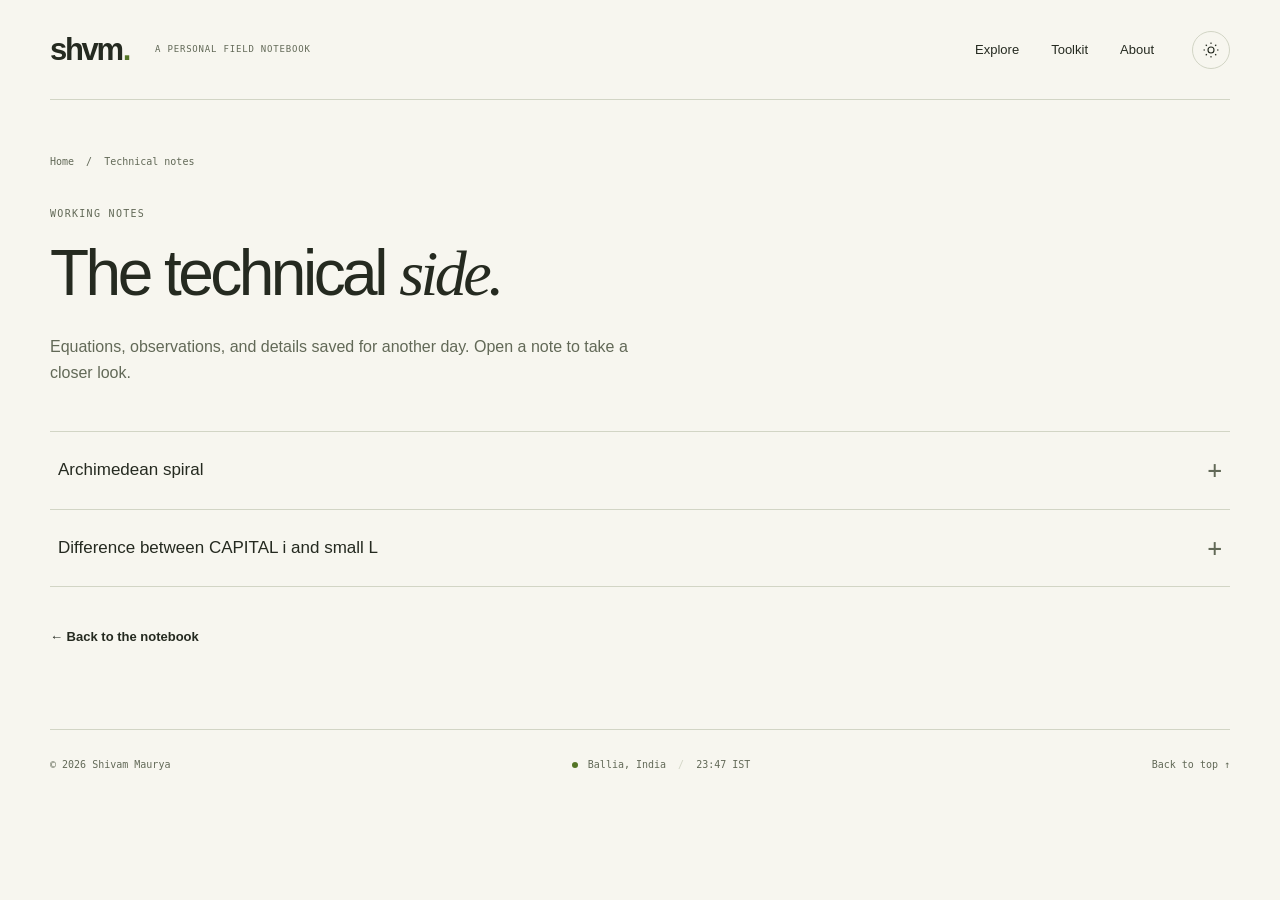
<file: content/technical.html>
<!DOCTYPE html>
<html lang="en">
<head>
  <meta charset="utf-8">
  <meta name="viewport" content="width=device-width, initial-scale=1">
  <meta name="description" content="Equations, observations, and details saved for another day. Open a note to take a closer look.">
  <meta name="theme-color" content="#151714">
  <title>Technical notes — Shivam Maurya</title>
  <link rel="icon" href="../images/mark.svg" type="image/svg+xml">
  <link rel="stylesheet" href="../styles/style.css">
  <script src="../scripts/theme.js"></script>
  <script src="../scripts/site.js" defer></script>
</head>
<body class="technical-notes">
  <a class="skip-link" href="#main">Skip to content</a>
  <div class="reading-progress" aria-hidden="true"></div>
  <header class="site-header wrap">
    <a class="wordmark" href="../index.html" aria-label="Shivam Maurya home">shvm<span class="brand-dot">.</span><span class="wordmark-caption">A PERSONAL FIELD NOTEBOOK</span></a>
    <nav class="main-nav" aria-label="Main navigation"><a href="../index.html#explore">Explore</a><a href="../index.html#toolkit">Toolkit</a><a href="../index.html#about">About</a></nav>
    <button class="theme-toggle" type="button" aria-label="Switch to light theme" title="Switch color theme" hidden><svg viewBox="0 0 24 24" fill="none" stroke="currentColor" stroke-width="1.5" aria-hidden="true"><circle cx="12" cy="12" r="4"/><path d="M12 2v2m0 16v2M2 12h2m16 0h2M5 5l1.5 1.5m11 11L19 19M5 19l1.5-1.5m11-11L19 5"/></svg></button>
  </header>
  <main id="main" class="page-main wrap">
    <nav class="breadcrumb" aria-label="Breadcrumb"><a href="../index.html">Home</a><span aria-hidden="true">/</span><span aria-current="page">Technical notes</span></nav>
    <div class="page-intro"><p class="eyebrow">WORKING NOTES</p><h1>The technical <em>side.</em></h1><p>Equations, observations, and details saved for another day. Open a note to take a closer look.</p></div>
    <div class="note-list">
      <details><summary>Archimedean spiral</summary><div class="note-body"><pre>N = number of turns
b = inner radius of a spiral
a = outer radius of a spiral

πN((a + b)³ - 8b³) / 3(a - b)
πN((a + b)² - 4b²) / (a - b) = total length of the spiral</pre></div></details>
      <details><summary>Difference between CAPITAL i and small L</summary><div class="note-body"><p>
            Fonts that can't differentiate between CAPITAL i and small L shalI not be used.
            The title itself is obvious. It's 21st Century and we still have fonts that can't differentiate between CAPITAL i and small L.
        </p></div></details>
    </div>
    <p class="page-return"><a class="text-link" href="../index.html">← Back to the notebook</a></p>
  </main>
  <footer class="site-footer wrap"><span>© <span data-year>2026</span> Shivam Maurya</span><span class="location"><span class="status-dot"></span> Ballia, India <span class="footer-clock" data-clock></span></span><a href="#main">Back to top ↑</a></footer>

</body>
</html>
</file>
<file: styles/style.css>
@layer reset, base, components, pages, enhancements;

@layer reset {
  *, *::before, *::after { box-sizing: border-box; }
  body, h1, h2, h3, p, figure { margin: 0; }
  button, input, select, textarea { font: inherit; }
  img, svg { max-width: 100%; }
  button, a, input, summary { -webkit-tap-highlight-color: transparent; }
  [hidden] { display: none !important; }
}
@layer base {
  :root {
    color-scheme: dark;
    --bg: #151714; --surface: #1e211d; --surface-raised: #272b24;
    --text: #f0f0e6; --muted: #a3aa9a; --line: #363c31;
    --accent: #d4ee86; --accent-ink: #202617; --warm: #e4c8a9;
    --mono: "Cascadia Code", "SFMono-Regular", Consolas, monospace;
    --sans: "Segoe UI", -apple-system, BlinkMacSystemFont, sans-serif;
    --serif: "Iowan Old Style", "Palatino Linotype", "Book Antiqua", Georgia, serif;
  }
  :root[data-theme="light"] {
    color-scheme: light;
    --bg: #f7f6ef; --surface: #eeeee4; --surface-raised: #e5e7da;
    --text: #252a20; --muted: #626957; --line: #d2d5c5; --warm: #9a6944;
  }
  html { scroll-behavior: smooth; scroll-padding-top: 2rem; }
  body { background: var(--bg); color: var(--text); font: 16px/1.65 var(--sans); min-width: 280px; }
  ::selection { background: var(--accent); color: var(--accent-ink); }
  a { color: inherit; text-underline-offset: .25em; }
  button { cursor: pointer; }
  a, button, summary, input { touch-action: manipulation; }
  :focus-visible { outline: 2px solid var(--accent); outline-offset: 5px; }
  :root[data-theme="light"] :focus-visible { outline-color: #547526; }
  h1, h2, h3 { line-height: 1.12; font-weight: 500; }
  h1, h2 { letter-spacing: -.055em; }
  em { font-family: var(--serif); font-weight: 400; }
  pre { font: .9rem/1.8 var(--mono); white-space: pre-wrap; overflow-wrap: anywhere; }
  hr { border: 0; border-top: 1px solid var(--line); margin: 2rem 0; }
}
@layer components {
  .wrap { width: min(1180px, calc(100% - 96px)); margin-inline: auto; }
  .eyebrow { font: 10px/1.6 var(--mono); letter-spacing: .13em; }
  .skip-link { position: fixed; top: 12px; left: 12px; padding: 12px 20px; background: var(--accent); color: var(--accent-ink); z-index: 20; transform: translateY(-200%); }
  .skip-link:focus { transform: translateY(0); }
  .site-header { display: flex; align-items: center; min-height: 100px; border-bottom: 1px solid var(--line); gap: 38px; }
  .wordmark { display: flex; gap: 24px; align-items: center; text-decoration: none; font-size: 31px; font-weight: 700; letter-spacing: -.075em; }
  .brand-dot { color: var(--accent); margin-left: -23px; }
  :root[data-theme="light"] .brand-dot { color: #547526; }
  .wordmark-caption { color: var(--muted); font: 9px/1.6 var(--mono); letter-spacing: .09em; margin-left: 2px; }
  .main-nav { display: flex; margin-left: auto; gap: 32px; font-size: 13px; }
  .main-nav a { text-decoration: none; padding-block: 12px; }
  .main-nav a:hover, .text-link:hover, .site-footer a:hover { color: var(--accent); }
  :root[data-theme="light"] .main-nav a:hover, :root[data-theme="light"] .text-link:hover, :root[data-theme="light"] .site-footer a:hover { color: #547526; }
  .theme-toggle { width: 38px; height: 38px; display: grid; place-items: center; border: 1px solid var(--line); border-radius: 50%; background: transparent; color: var(--text); flex-shrink: 0; }
  .theme-toggle svg { width: 18px; height: 18px; }
  .theme-toggle:hover { background: var(--surface-raised); }
  .status-dot { width: 6px; height: 6px; background: var(--accent); display: inline-block; border-radius: 50%; margin-right: 10px; flex-shrink: 0; }
  :root[data-theme="light"] .status-dot { background: #547526; }
  .button { display: inline-flex; align-items: center; justify-content: space-between; gap: 40px; padding: 13px 22px; font-size: 13px; font-weight: 600; text-decoration: none; border: 1px solid var(--line); border-radius: 5px; transition: transform .2s, background .2s; }
  .button.primary { background: var(--accent); color: var(--accent-ink); border-color: var(--accent); }
  .button:hover { transform: translateY(-3px); }
  .button span { font-size: 20px; }
  .section { padding-block: 88px; }
  .section-heading { display: flex; justify-content: space-between; align-items: end; gap: 32px; margin-bottom: 36px; }
  .section-heading .eyebrow { color: var(--muted); margin-bottom: 16px; }
  .section-heading h2 { font-size: clamp(32px, 3.8vw, 48px); }
  .section-heading > p { color: var(--muted); font-size: 13px; padding-bottom: 3px; }
  .card-arrow { font: 23px/1 var(--sans); transition: transform .2s; }
  .card-foot { display: flex; justify-content: space-between; align-items: center; font-size: 12px; padding-top: 16px; border-top: 1px solid var(--line); }
  .text-link { font-size: 13px; font-weight: 600; text-decoration: none; display: inline-flex; gap: 20px; }
  .site-footer { border-top: 1px solid var(--line); display: flex; align-items: center; justify-content: space-between; gap: 20px; padding-block: 26px; color: var(--muted); font: 10px/1.8 var(--mono); }
  .site-footer a { text-decoration: none; }
  .location { display: flex; align-items: center; }
  .footer-clock:not(:empty)::before { content: "/"; margin-inline: 12px; color: var(--line); }
  .reading-progress { position: fixed; top: 0; left: 0; width: 100%; height: 2px; transform: scaleX(0); transform-origin: left; background: var(--accent); z-index: 10; }
  .tool-grid { display: grid; grid-template-columns: 1fr 1fr; border-top: 1px solid var(--line); border-left: 1px solid var(--line); }
  .tool-card { display: flex; gap: 22px; align-items: center; padding: 30px; text-decoration: none; border-right: 1px solid var(--line); border-bottom: 1px solid var(--line); container-type: inline-size; transition: background .2s; }
  .tool-card:hover { background: var(--surface); }
  .tool-icon { font: 36px/1 var(--serif); color: var(--accent); min-width: 38px; }
  :root[data-theme="light"] .tool-icon { color: #547526; }
  .tool-card .eyebrow { font-size: 9px; color: var(--muted); }
  .tool-card h3 { font-size: 18px; margin-block: 6px 9px; }
  .tool-card p { font-size: 12px; line-height: 1.6; color: var(--muted); max-width: 32ch; }
  .tool-arrow { font-size: 22px; align-self: start; margin-left: auto; }
}
@layer pages {
  .hero { display: grid; grid-template-columns: 1.45fr 1fr; align-items: center; gap: 24px; padding-block: 80px 85px; }
  .hero .eyebrow { color: var(--muted); margin-bottom: 28px; }
  .hero h1 { font-size: clamp(42px, 5.7vw, 74px); line-height: 1.08; }
  .hero h1 em { color: var(--accent); }
  :root[data-theme="light"] .hero h1 em { color: #547526; }
  .hero-description { font-size: 15px; color: var(--muted); margin-block: 25px 28px; }
  .hero-aside { display: block; margin-top: 16px; color: var(--muted); font: 9px/1.5 var(--mono); }
  .orbit-art { align-self: stretch; display: flex; flex-direction: column; justify-content: center; color: var(--accent); }
  :root[data-theme="light"] .orbit-art { color: #547526; }
  .art-index, .art-note { color: var(--muted); font: 8px/1.5 var(--mono); letter-spacing: .08em; }
  .art-index { align-self: flex-end; }
  .art-note { align-self: center; margin-top: -8px; }
  .orbit-drawing { width: 100%; }
  .orbit-core { fill: currentColor; }
  .interest-strip { border-block: 1px solid var(--line); }
  .interest-strip .wrap { display: flex; flex-wrap: wrap; gap: 20px; align-items: center; justify-content: space-between; padding-block: 20px; font-size: 12px; }
  .interest-strip .eyebrow { font-size: 9px; color: var(--muted); }
  .strip-star { font-size: 17px; color: var(--accent); }
  :root[data-theme="light"] .strip-star { color: #547526; }
  .collection-grid { display: grid; grid-template-columns: 1fr 1fr; gap: 18px; }
  .collection-card { display: flex; flex-direction: column; padding: 30px; background: var(--surface); border: 1px solid var(--line); border-radius: 8px; text-decoration: none; transition: transform .25s, border-color .25s; }
  .collection-card:hover { transform: translateY(-5px); border-color: var(--muted); }
  .collection-card:hover .card-arrow { transform: translate(3px, -3px); }
  .card-top { display: flex; align-items: center; justify-content: space-between; gap: 16px; }
  .card-top .eyebrow { font-size: 9px; }
  .collection-card h3 { font-size: 27px; letter-spacing: -.035em; margin-bottom: 12px; }
  .collection-card p { font-size: 13px; color: var(--muted); max-width: 45ch; }
  .collection-card .card-foot { margin-top: auto; padding-top: 18px; }
  .collection-card > div:nth-last-of-type(1) { margin-bottom: 28px; }
  .research-card { background: var(--accent); color: var(--accent-ink); border-color: var(--accent); }
  .research-card p { color: #4b5538; }
  .research-card .card-foot { border-color: #a8be69; }
  .eye-drawing { height: 180px; width: 100%; margin-block: 10px 20px; }
  .work-art { height: 180px; position: relative; margin-block: 10px 20px; width: 260px; max-width: 100%; align-self: center; }
  .work-square { width: 82px; height: 82px; border: 1px solid var(--warm); position: absolute; left: 44px; top: 34px; transform: rotate(-12deg); }
  .work-circle { width: 98px; height: 98px; border: 1px solid var(--warm); border-radius: 50%; position: absolute; left: 108px; top: 39px; background: var(--surface); }
  .work-cross { color: var(--warm); position: absolute; left: 165px; top: 10px; font: 100px/1 var(--serif); }
  .work-caption { position: absolute; bottom: 4px; left: 40px; color: var(--muted); font: 8px/1 var(--mono); letter-spacing: .1em; }
  .note-card, .technical-card { min-height: 292px; }
  .note-glyph { display: block; height: 70px; color: var(--warm); font: 110px/1.2 var(--serif); }
  .formula-glyph { display: block; height: 70px; padding-top: 15px; color: var(--muted); font: italic 28px/1 var(--serif); }
  .formula-glyph sup { font-size: 15px; }
  .toolkit-section { padding-top: 8px; }
  .about-section { border-block: 1px solid var(--line); background: var(--surface); padding-block: 72px; }
  .about-grid { display: grid; grid-template-columns: 1fr 1fr; gap: 64px; }
  .about-grid .eyebrow { color: var(--muted); margin-bottom: 22px; }
  .about-grid h2 { font-size: clamp(32px, 3.7vw, 48px); }
  .about-grid h2 em { color: var(--muted); }
  .about-copy { padding-top: 35px; }
  .about-copy p { color: var(--muted); font-size: 14px; margin-bottom: 18px; }
  .about-copy p:first-child { color: var(--text); font-size: 17px; }
  .about-copy .text-link { margin-top: 10px; }
  .contact-section { padding-block: 64px; }
  .contact-section .eyebrow { color: var(--muted); margin-bottom: 15px; }
  .contact-row { display: flex; align-items: center; justify-content: space-between; gap: 32px; }
  .contact-row h2 { font-size: clamp(36px, 4.5vw, 60px); }
  .social-links { display: flex; gap: 10px; flex-wrap: wrap; }
  .social-links a { font-size: 12px; text-decoration: none; padding: 12px 18px; border: 1px solid var(--line); border-radius: 4px; }
  .social-links a:hover { background: var(--surface-raised); }
  .social-links span { padding-left: 14px; }
  .page-main { min-height: 65vh; padding-block: 54px 80px; }
  .breadcrumb { font: 10px/1.6 var(--mono); color: var(--muted); margin-bottom: 36px; display: flex; gap: 12px; flex-wrap: wrap; }
  .breadcrumb a { text-decoration: none; }
  .page-intro { max-width: 760px; margin-bottom: 45px; }
  .page-intro .eyebrow { color: var(--muted); margin-bottom: 16px; }
  .page-intro h1 { font-size: clamp(38px, 5.4vw, 64px); margin-bottom: 24px; text-wrap: balance; }
  .page-intro > p:last-child { color: var(--muted); font-size: 16px; max-width: 65ch; }
  .note-list { border-top: 1px solid var(--line); }
  .note-list details { border-bottom: 1px solid var(--line); }
  .note-list summary { display: flex; justify-content: space-between; align-items: center; gap: 24px; list-style: none; padding: 24px 8px; cursor: pointer; font-size: 17px; }
  .note-list summary::-webkit-details-marker { display: none; }
  .note-list summary::after { content: "+"; color: var(--muted); font: 24px/1 var(--mono); flex-shrink: 0; }
  .note-list details[open] summary::after { content: "−"; }
  .note-list summary:hover { color: var(--warm); }
  .note-body { padding: 0 24px 30px; color: var(--muted); max-width: 900px; }
  .note-body pre { font-family: var(--sans); font-size: 14px; line-height: 1.9; }
  .technical-notes .note-body pre { font-family: var(--mono); }
  .note-body p { font-size: 15px; }
  .page-return { margin-top: 36px; }
  .feature-panel { display: grid; grid-template-columns: 280px 1fr; align-items: center; border: 1px solid var(--line); border-radius: 8px; overflow: hidden; }
  .feature-image { background: var(--surface); padding: 38px; display: grid; place-items: center; }
  .feature-image img { width: 190px; height: 190px; object-fit: contain; }
  .feature-copy { padding: 36px; }
  .feature-copy h2 { font-size: 32px; margin-block: 14px 20px; }
  .feature-copy p { color: var(--muted); font-size: 14px; margin-bottom: 24px; }
  .resource-panel { padding: 36px; border: 1px solid var(--line); border-radius: 8px; background: var(--surface); margin-bottom: 40px; }
  .resource-panel h2 { font-size: 28px; margin-bottom: 16px; }
  .resource-panel p { color: var(--muted); max-width: 65ch; margin-bottom: 24px; }
  .calculator-layout { display: grid; grid-template-columns: repeat(2, minmax(0, 1fr)); gap: 24px; align-items: start; }
  .calculator-panel { border: 1px solid var(--line); background: var(--surface); border-radius: 8px; padding: 30px; }
  .calculator-panel h2 { font-size: 25px; margin-bottom: 16px; letter-spacing: -.035em; }
  .calculator-panel h3 { font-size: 17px; margin-block: 28px 14px; }
  .calculator-panel > p { color: var(--muted); font-size: 13px; margin-bottom: 24px; }
  .field { margin-bottom: 22px; }
  .field label { display: block; font-size: 13px; margin-bottom: 8px; }
  .field small { display: block; font-size: 11px; color: var(--muted); margin-top: 6px; }
  .field input { width: 100%; background: var(--bg); border: 1px solid var(--line); border-radius: 4px; padding: 11px 14px; color: var(--text); font-family: var(--mono); }
  .calculator-panel .button { margin-block: 0 18px; }
  .result-box { padding: 18px; border: 1px solid var(--line); background: var(--bg); border-radius: 5px; font-size: 13px; line-height: 1.9; overflow-wrap: anywhere; }
  .result-box span:not(:empty) { color: var(--accent); font-family: var(--mono); font-weight: 600; }
  :root[data-theme="light"] .result-box span:not(:empty) { color: #547526; }
  .result-box p + p { margin-top: 8px; }
  .calculator-help { font-size: 12px; color: var(--muted); margin-bottom: 24px; }
  .full-width { grid-column: 1 / -1; }
  .form-error { color: var(--warm); font-size: 12px; margin-bottom: 14px; }
  .noscript-note { margin-bottom: 20px; border: 1px solid var(--line); padding: 16px; }
  @media (max-width: 1000px) {
    .wrap { width: calc(100% - 64px); }
    .wordmark-caption { display: none; }
    .hero { grid-template-columns: 1.55fr 1fr; padding-block: 64px; }
    .hero h1 { font-size: clamp(42px, 6vw, 60px); }
    .hero-description { font-size: 14px; }
    .interest-strip .wrap { gap: 16px; }
    .interest-strip .eyebrow { width: 100%; }
    .collection-card h3 { font-size: 24px; }
    .about-grid { gap: 40px; }
  }
  @media (max-width: 700px) {
    .wrap { width: calc(100% - 40px); }
    .site-header { min-height: 80px; gap: 18px; }
    .main-nav { gap: 18px; font-size: 12px; }
    .wordmark { font-size: 28px; }
    .theme-toggle { width: 32px; height: 32px; }
    .hero { grid-template-columns: 1fr; padding-block: 52px 36px; gap: 24px; }
    .hero h1 { font-size: clamp(42px, 8.9vw, 62px); }
    .hero .eyebrow { font-size: 9px; }
    .orbit-art { width: 300px; max-width: 100%; margin-inline: auto; }
    .orbit-drawing { height: 250px; }
    .art-index { align-self: center; }
    .art-note { margin-top: 0; }
    .interest-strip .wrap { justify-content: flex-start; column-gap: 12px; row-gap: 8px; font-size: 11px; }
    .interest-strip .strip-star:last-of-type { display: none; }
    .section { padding-block: 54px; }
    .section-heading { align-items: start; flex-direction: column; gap: 16px; margin-bottom: 26px; }
    .section-heading > p br { display: none; }
    .collection-grid, .tool-grid, .about-grid, .calculator-layout { grid-template-columns: 1fr; }
    .collection-card { padding: 24px; }
    .eye-drawing { height: 155px; }
    .work-art { height: 150px; }
    .note-card, .technical-card { min-height: 270px; }
    .toolkit-section { padding-top: 0; }
    .tool-card { padding: 25px 22px; }
    .about-section { padding-block: 48px; }
    .about-grid { gap: 24px; }
    .about-copy { padding-top: 0; }
    .contact-section { padding-block: 48px; }
    .contact-row { align-items: start; flex-direction: column; gap: 22px; }
    .social-links a { padding: 10px 12px; }
    .social-links span { padding-left: 8px; }
    .site-footer { flex-wrap: wrap; gap: 14px; }
    .site-footer .location { order: 3; width: 100%; }
    .page-main { padding-block: 32px 48px; }
    .breadcrumb { margin-bottom: 28px; }
    .page-intro { margin-bottom: 32px; }
    .page-intro > p:last-child { font-size: 14px; }
    .note-list summary { font-size: 15px; }
    .note-body { padding-inline: 8px; }
    .feature-panel { grid-template-columns: 1fr; }
    .feature-copy, .resource-panel { padding: 24px; }
    .calculator-panel { padding: 24px; }
  }
  @media (max-width: 370px) {
    .site-header { gap: 10px; }
    .main-nav { gap: 12px; }
    .hero h1 { font-size: 38px; }
    .footer-clock:not(:empty)::before { margin-inline: 8px; }
  }
}
@layer enhancements {
  @view-transition { navigation: auto; }
  @supports (background: color-mix(in oklab, white, black)) {
    .collection-card:hover { border-color: color-mix(in oklab, var(--accent) 45%, var(--line)); }
    .theme-toggle:hover { background: color-mix(in oklab, var(--accent) 8%, var(--bg)); }
  }
  @container (max-width: 270px) { .tool-card p { font-size: 11px; } }
  @supports (animation-timeline: scroll()) {
    .reading-progress { animation: page-progress linear both; animation-timeline: scroll(root); }
    @keyframes page-progress { to { transform: scaleX(1); } }
  }
  @media (prefers-reduced-motion: no-preference) {
    .hero-copy { animation: enter .7s ease-out both; }
    .orbit-art { animation: enter 1s ease-out both; }
    @keyframes enter { from { opacity: 0; transform: translateY(14px); } to { opacity: 1; transform: translateY(0); } }
  }
  @media (prefers-reduced-motion: reduce) {
    html { scroll-behavior: auto; }
    *, *::before, *::after { animation: none !important; transition: none !important; }
    ::view-transition-group(*) { animation: none !important; }
  }
}
</file>
